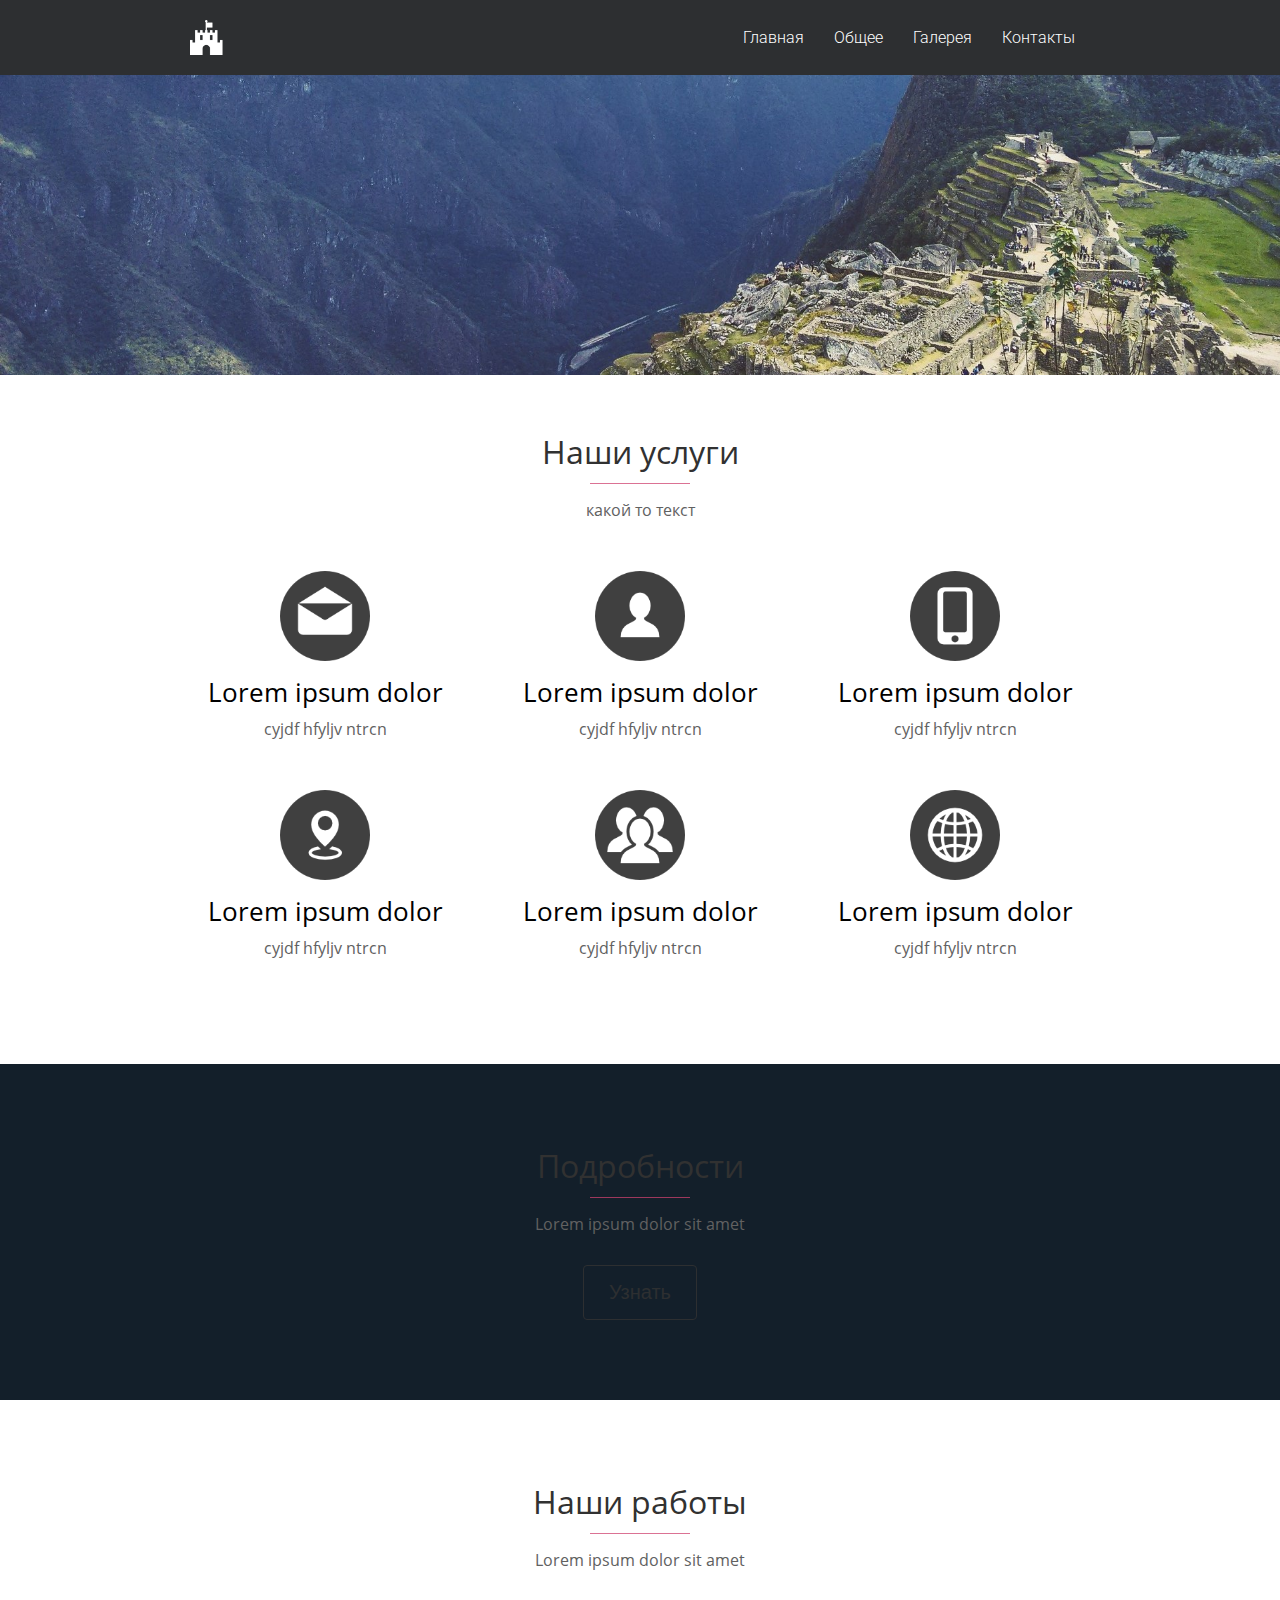
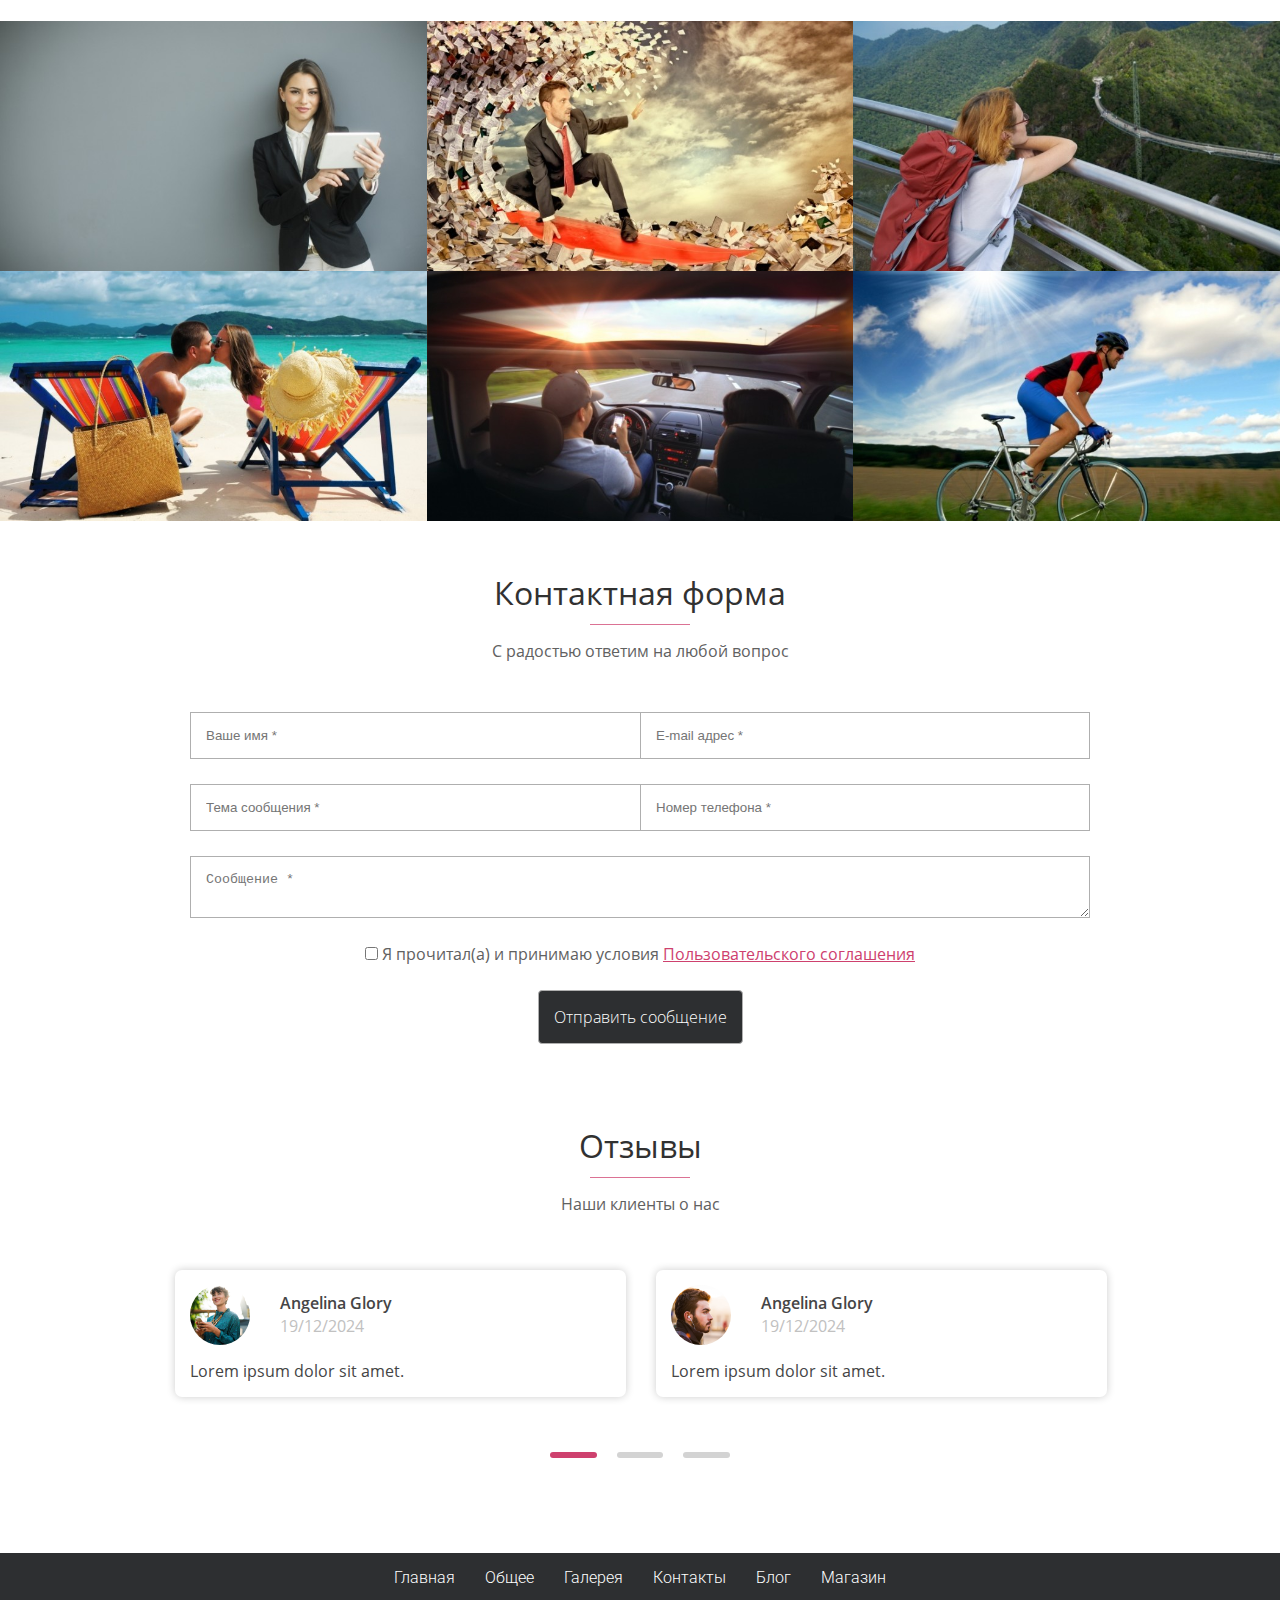
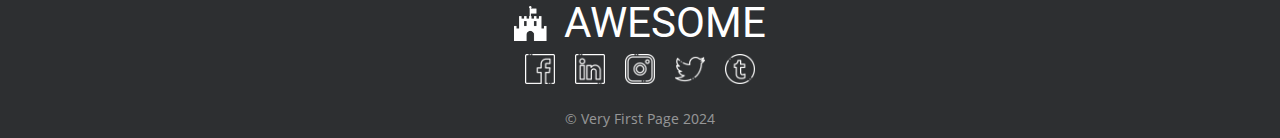
<file: index.html>
<!DOCTYPE html>
<html lang="ru" dir="ltr">
<head>
  <meta name="viewport" content="width=device-width, initial-scale=1">
  <meta charset="UTF-8">
  <title>index</title>
  <link rel="stylesheet" type="text/css" href="css/style.css">
  <link rel="stylesheet" type="text/css" href="css/fonts.css">
  <link href="https://fonts.googleapis.com/css?family=Roboto:300,400,500&display=swap&subset=cyrillic" rel="stylesheet">
  <script src="js/script.js"></script>
  <script src="https://code.jquery.com/jquery-3.5.1.min.js"></script>
  <script src="js/script.js"></script>
  <script src="js/popup.js"></script>
  </head>
  <body>
    <header>
      <nav>
        <img src="img\fort-icon.png" alt="Меню">
        <ul class="menu" id="myTopnav">
          <li><a href="#top" class="menu-element" data-link="top" title="На главную">Главная</a></li>
          <li><a href="#services" class="menu-element" data-link="services" title="Об услугах">Общее</a></li>
          <li><a href="#portfolio" class="menu-element" data-link="portfolio" title="Фотогаллерея">Галерея</a></li>
          <li><a href="contacts.html" class="menu-element" data-link="contact" title="Контактные данные">Контакты</a></li>
        </ul>
          <div id="hamburger" class="icon">&#9776;</div>
      </nav>
      </header>
      <main>
          <section id="top">
            <img class="top-image" src="img/07.jpg" alt="Обложка страницы">
          </section>
        <section class="services" id="services">
          <h1 class="main-title">Наши услуги</h1>
          <div class="delimiter"> </div>
            <p class="main-title-description">какой то текст</p>
            <div class="services-container">
              <div class="container-row">
                <div class="row-item">
                  <img class="item-img" src="img/icon-1.png" alt="">
                    <h2>Lorem ipsum dolor</h2>
                    <p>cyjdf hfyljv ntrcn</p>
                  </div>
                  <div class="row-item">
                    <img class="item-img" src="img/icon-2.png" alt="">
                      <h2>Lorem ipsum dolor</h2>
                      <p>cyjdf hfyljv ntrcn</p>
                    </div>
                    <div class="row-item">
                      <img class="item-img" src="img/icon-3.png" alt="">
                        <h2>Lorem ipsum dolor</h2>
                        <p>cyjdf hfyljv ntrcn</p>
                      </div>
                      <div class="row-item">
                        <img class="item-img" src="img/icon-4.png" alt="">
                          <h2>Lorem ipsum dolor</h2>
                          <p>cyjdf hfyljv ntrcn</p>
                        </div>
                        <div class="row-item">
                          <img class="item-img" src="img/icon-5.png" alt="">
                            <h2>Lorem ipsum dolor</h2>
                            <p>cyjdf hfyljv ntrcn</p>
                          </div>
                          <div class="row-item">
                            <img class="item-img" src="img/icon-6.png" alt="">
                              <h2>Lorem ipsum dolor</h2>
                              <p>cyjdf hfyljv ntrcn</p>
                            </div>
                </div>
              </div>
          </section>
          <section class="overlay" style="background-attachment: fixed">
            <div class="black-back"></div>
            <h2 class="main-title">Подробности</h2>
            <div class="delimiter"></div>
            <p class="main-title-description">Lorem ipsum dolor sit amet</p>
            <button class="common-button" type="button" name="button">Узнать</button>
          </section>
          <section class="portfolio" id="portfolio">
            <h2 class="main-title">Наши работы</h2>
              <div class="delimiter"></div>
              <p class="main-title-description">Lorem ipsum dolor sit amet</p>
              <div class="portfolio-container">
                <div class="portfolio-item" style="background-image: url('img/img01.jpg')" data-src="img/img01.jpg">
                  <div class="description-container">
                    <p class="portfolio-title">Lorum dolorum</p>
                    <p class="portfolio-description">
                      Duis aute irure dolor in reprehenderit in voluptate velit esse
                      cillum dolore eu fugiat nulla pariatur.
                    </p>
                  </div>
                </div>
                <div class="portfolio-item" style="background-image: url('img/img02.jpg')" data-src="img/img02.jpg">
                  <div class="description-container">
                    <p class="portfolio-title">Lorum dolorum</p>
                    <p class="portfolio-description">
                      Duis aute irure dolor in reprehenderit in voluptate velit esse
                      cillum dolore eu fugiat nulla pariatur.
                    </p>
                  </div>
                </div>
                <div class="portfolio-item" style="background-image: url('img/img03.jpg')" data-src="img/img03.jpg">
                  <div class="description-container">
                    <p class="portfolio-title">Lorum dolorum</p>
                    <p class="portfolio-description">
                      Duis aute irure dolor in reprehenderit in voluptate velit esse
                      cillum dolore eu fugiat nulla pariatur.
                    </p>
                  </div>
                </div>
                <div class="portfolio-item" style="background-image: url('img/img04.jpg')" data-src="img/img04.jpg">
                  <div class="description-container">
                    <p class="portfolio-title">Lorum dolorum</p>
                    <p class="portfolio-description">
                      Duis aute irure dolor in reprehenderit in voluptate velit esse
                      cillum dolore eu fugiat nulla pariatur.
                    </p>
                  </div>
                </div>
                <div class="portfolio-item" style="background-image: url('img/img05.jpg')" data-src="img/img05.jpg">
                  <div class="description-container">
                    <p class="portfolio-title">Lorum dolorum</p>
                    <p class="portfolio-description">
                      Duis aute irure dolor in reprehenderit in voluptate velit esse
                      cillum dolore eu fugiat nulla pariatur.
                    </p>
                  </div>
                </div>
                <div class="portfolio-item" style="background-image: url('img/img06.jpg')" data-src="img/img06.jpg">
                  <div class="description-container">
                    <p class="portfolio-title">Lorum dolorum</p>
                    <p class="portfolio-description">
                      Duis aute irure dolor in reprehenderit in voluptate velit esse
                      cillum dolore eu fugiat nulla pariatur.
                    </p>
                  </div>
                </div>
              </div>
          </section>
          <section class="contact" id="contact">
            <h2 class="main-title">Контактная форма</h2>
              <div class="delimiter"></div>
                <p class="main-title-description">С радостью ответим на любой вопрос</p>
                <form id="contactform" method="post" action="contact.php" class="contact-form">
                  <input name="name" type="text" class="col" placeholder="Ваше имя *"required>
                  <input name="email" type="email" class="col" placeholder="E-mail адрес *"required>
                  <input name="theme" type="text" class="col" placeholder="Тема сообщения *">
                  <input name="phone" type="tel" class="col" placeholder="Номер телефона *">
                  <textarea name="name" type="text" class="row-col" placeholder="Сообщение *"required></textarea>
                  <span class="row-col check">
                    <input id="accept" type="checkbox" class="" required>
                    <label for="accept"> Я прочитал(а) и принимаю условия
                      <a href="#">Пользовательского соглашения</a></label>
                    </span>
                  <input type="submit" id="submit" class="submit btn" value="Отправить сообщение">
                </form>
              </div>
          </section>
          <section class="testimonials">
            <h1 class="main-title">Отзывы</h1>
            <div class="delimiter"></div>
            <p class="main-title-description">Наши клиенты о нас</p>
            <div class="testimonials-container">
              <div class="testimonials-inner">
                <div class="testimonials-card">
                  <div class="card-row">
                  <img class="card-img" src="img/testimonials/01.jpg" alt="">
                    <div class="card-head">
                      <h4>Angelina Glory</h4>
                      <span>19/12/2024</span>
                    </div>
                  </div>
                  <p>Lorem ipsum dolor sit amet.</p>
                  </div>
                  <div class="testimonials-card">
                    <div class="card-row">
                    <img class="card-img" src="img/testimonials/02.jpg" alt="">
                      <div class="card-head">
                        <h4>Angelina Glory</h4>
                        <span>19/12/2024</span>
                      </div>
                    </div>
                    <p>Lorem ipsum dolor sit amet.</p>
                    </div>
                    <div class="testimonials-card">
                      <div class="card-row">
                      <img class="card-img" src="img/testimonials/03.jpg" alt="">
                        <div class="card-head">
                          <h4>Angelina Glory</h4>
                          <span>19/12/2024</span>
                        </div>
                      </div>
                      <p>Lorem ipsum dolor sit amet.</p>
                      </div>
                      <div class="testimonials-card">
                        <div class="card-row">
                        <img class="card-img" src="img/testimonials/04.jpg" alt="">
                          <div class="card-head">
                            <h4>Angelina Glory</h4>
                            <span>19/12/2024</span>
                          </div>
                        </div>
                        <p>Lorem ipsum dolor sit amet.</p>
                        </div>
                        <div class="testimonials-card">
                          <div class="card-row">
                          <img class="card-img" src="img/testimonials/05.jpg" alt="">
                            <div class="card-head">
                              <h4>Angelina Glory</h4>
                              <span>19/12/2024</span>
                            </div>
                          </div>
                          <p>Lorem ipsum dolor sit amet.</p>
                          </div>
                          <div class="testimonials-card">
                            <div class="card-row">
                            <img class="card-img" src="img/testimonials/06.jpg" alt="">
                              <div class="card-head">
                                <h4>Angelina Glory</h4>
                                <span>19/12/2024</span>
                              </div>
                            </div>
                            <p>Lorem ipsum dolor sit amet.</p>
                            </div>
                </div>
              </div>
              <div class="testimonials-controls">
                <div class="control-item active"></div>
                <div class="control-item"></div>
                <div class="control-item"></div>
              </div>
          </section>
        </main>
        <footer>
          <nav>
            <ul class="menu">
              <li>
                <a href="index.html" class="menu-element" title="На главную">Главная</a>
              </li>
              <li>
                <a href="#services" class="menu-element" data-link="services" title="Общая инофрмация">Общее</a>
              </li>
              <li>
                <a href="gallery.html" class="menu-element" title="Фотогаллерея">Галерея</a>
              </li>
              <li>
                 <a href="contacts.html" class="menu-element" title="Контактная информация">Контакты</a>
              </li>
              <li>
                 <a href="blog.html" class="menu-element" title="Блог">Блог</a>
              </li>
              <li>
                 <a href="shop.html" class="menu-element" title="Магазин">Магазин</a>
              </li>
            </ul>
          </nav>
            <div class="brand">
              <img src="img\fort-icon.png" alt="Логотип сайта">
              <span>AWESOME</span>
            </div>
            <div class="social">
              <a href="#" title="Facebook" target="_blank">
                <img class="social-img" src="img/social/001-facebook.png" alt="Facebook">
              </a>
              <a href="#" title="LinkedIn" target="_blank">
                <img class="social-img" src="img/social/004-linkedin.png" alt="LinkedIn">
              </a>
              <a href="#" title="Instagram" target="_blank">
                <img class="social-img" src="img/social/005-instagram.png" alt="Instagram">
              </a>
              <a href="#" title="Twitter" target="_blank">
                <img class="social-img" src="img/social/007-twitter.png" alt="Twitter">
              </a>
              <a href="#" title="Tumblr" target="_blank">
                <img class="social-img" src="img/social/010-tumblr.png" alt="Tumblr">
              </a>
            </div>
            <div class="copyright">© Very First Page 2024</div>
        </footer>
        </body>
        </html>
</file>
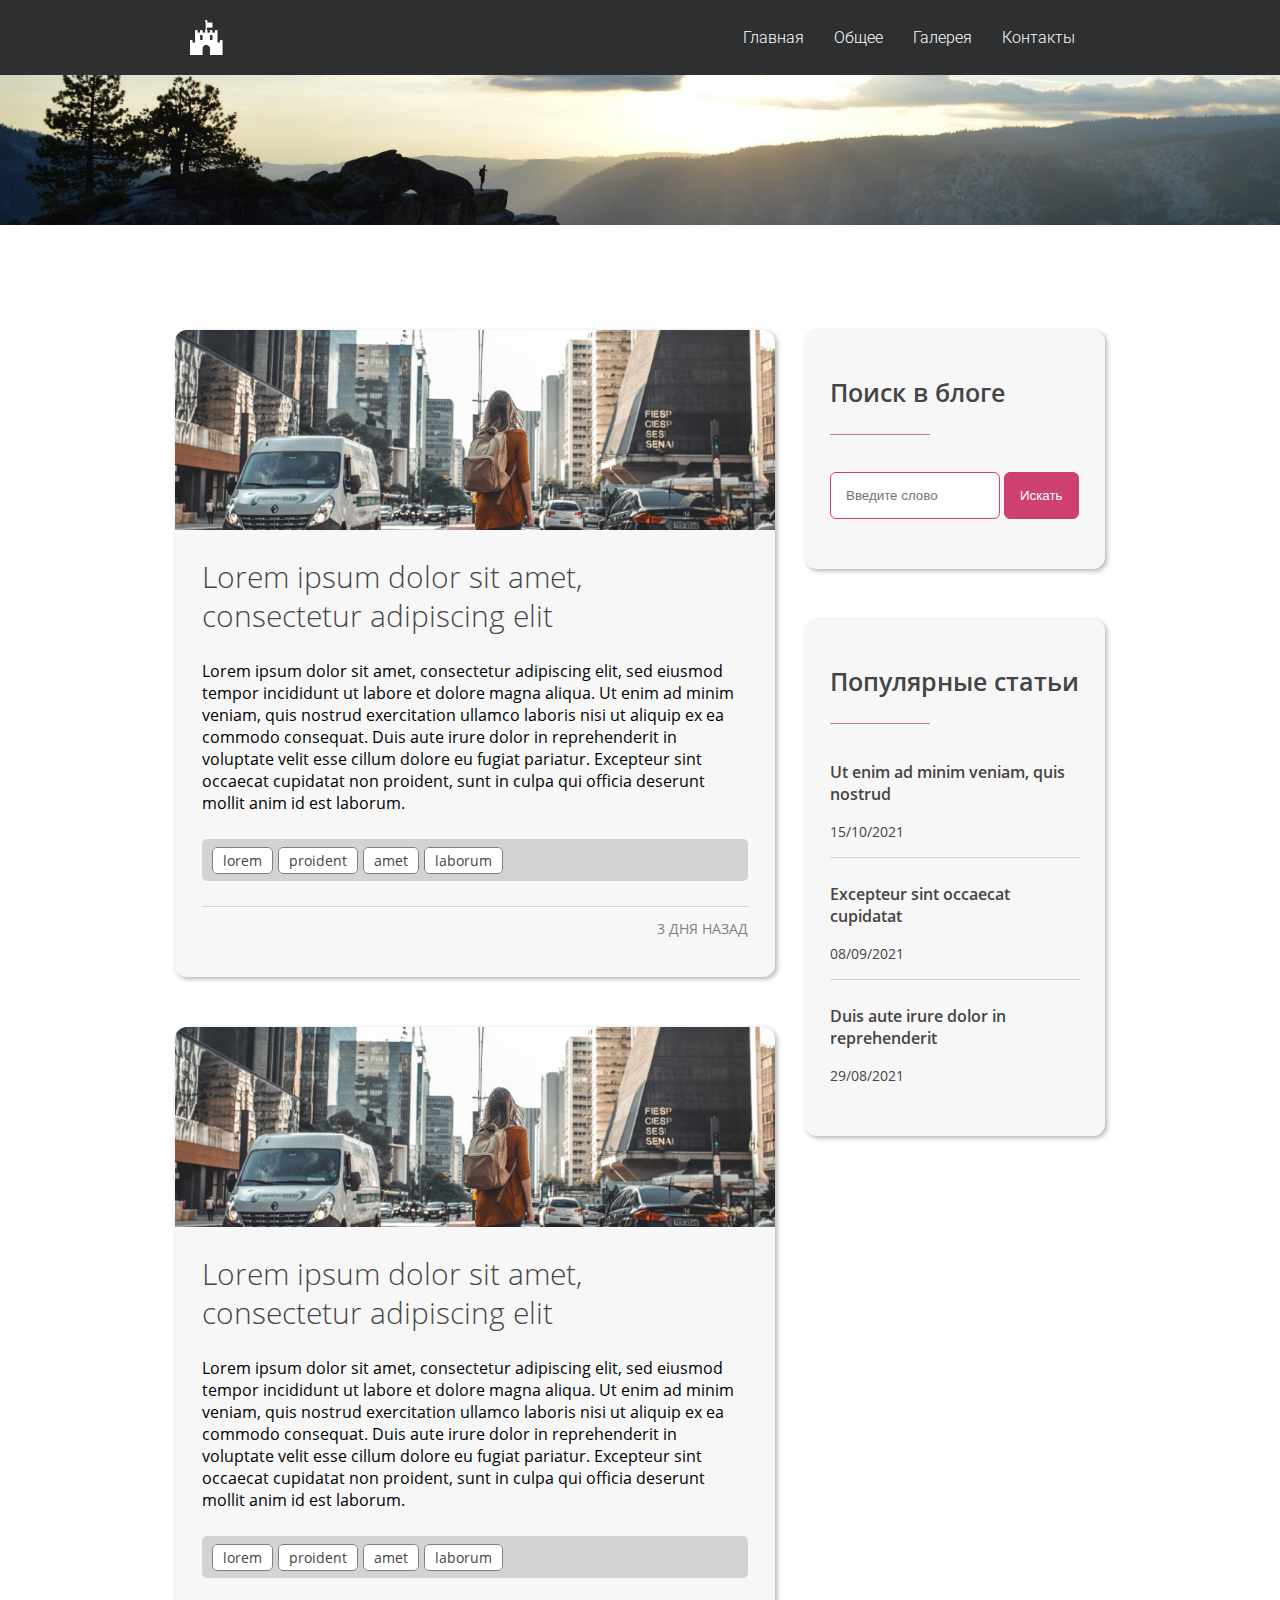
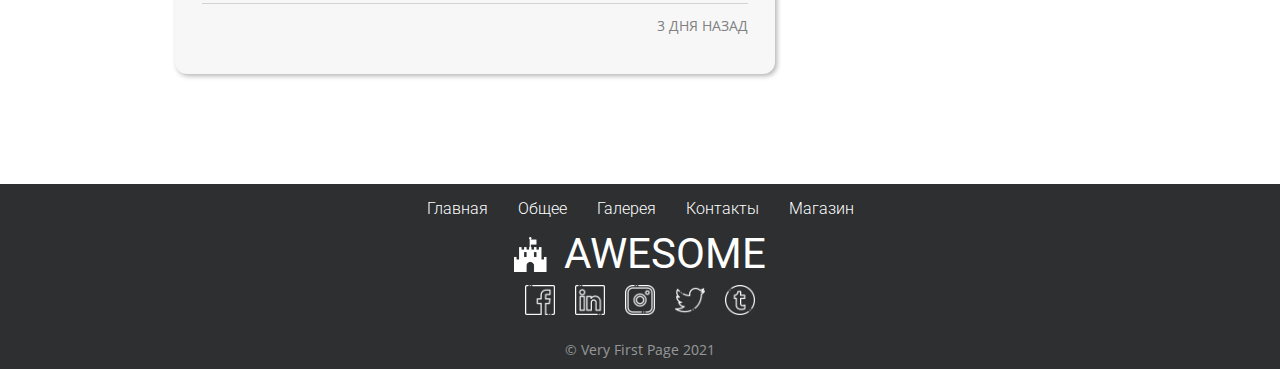
<file: blog.html>
<!DOCTYPE html>
<html lang="ru" dir="ltr">
<head>
  <meta name="viewport" content="width=device-width, initial-scale=1">
  <meta charset="UTF-8">
  <title>index</title>
  <link rel="stylesheet" type="text/css" href="css/style.css">
  <link rel="stylesheet" type="text/css" href="css/blog.css">
  <link rel="stylesheet" type="text/css" href="css/fonts.css">
  <link href="https://fonts.googleapis.com/css?family=Roboto:300,400,500&display=swap&subset=cyrillic" rel="stylesheet">
  <script src="js/script.js"></script>
  <script src="https://code.jquery.com/jquery-3.5.1.min.js"></script>
  <script src="js/script.js"></script>
  <script src="js/popup.js"></script>
  <script src="js/blog.js"></script>
  </head>
<body>
    <header>
        <nav id="myTopnav">
            <img src="img/fort-icon.png" alt="Логотип сайта">
            <ul>
              <li><a href="#top" class="menu-element" data-link="top" title="На главную">Главная</a></li>
              <li><a href="#services" class="menu-element" data-link="services" title="Об услугах">Общее</a></li>
              <li><a href="#portfolio" class="menu-element" data-link="portfolio" title="Фотогаллерея">Галерея</a></li>
              <li><a href="contacts.html" class="menu-element" data-link="contact" title="Контактные данные">Контакты</a></li>
                <div id="hamburger" class="icon">&#9776;</div>
            </ul>
        </nav>
    </header>
    <main>
        <section id="top">
            <img class="top-image top-image-sub" src="img/02.jpg" alt="Обложка страницы">
        </section>
        <article class="blog-article">
            <div class="blog-container">
                <!-- Запись в блоге -->
                <section class="blog-card">
                <div class="blog-header">
                <div class="blog-cover">
                  </div>
                  </div>
                  <div class="blog-body">
                    <div class="blog-title">
                      <h2>Lorem ipsum dolor sit amet, consectetur adipiscing elit</h2>
                    </div>
                    <div class="blog-text">
                    <p>Lorem ipsum dolor sit amet, consectetur adipiscing elit, sed eiusmod tempor incididunt ut labore et dolore magna aliqua. Ut enim ad minim veniam, quis nostrud exercitation ullamco laboris nisi ut aliquip ex ea commodo consequat. Duis aute irure dolor in reprehenderit in voluptate velit esse cillum dolore eu fugiat pariatur. Excepteur sint occaecat cupidatat non proident, sunt in culpa qui officia deserunt mollit anim id est laborum.</p>
                    </div>
                    <div class="blog-tags">
                      <ul>
                        <li><a href="#">lorem</a></li>
                        <li><a href="#">proident</a></li>
                        <li><a href="#">amet</a></li>
                        <li><a href="#">laborum</a></li>
                      </ul>
                    </div>
                    <div class="blog-footer">
                      <div class="blog-published-date"> 3 дня назад
                      </div>
                    </div>
                  </div>
                </section>
                <section class="blog-card">
                <div class="blog-header">
                <div class="blog-cover">
                  </div>
                  </div>
                  <div class="blog-body">
                    <div class="blog-title">
                      <h2>Lorem ipsum dolor sit amet, consectetur adipiscing elit</h2>
                    </div>
                    <div class="blog-text">
                    <p>Lorem ipsum dolor sit amet, consectetur adipiscing elit, sed eiusmod tempor incididunt ut labore et dolore magna aliqua. Ut enim ad minim veniam, quis nostrud exercitation ullamco laboris nisi ut aliquip ex ea commodo consequat. Duis aute irure dolor in reprehenderit in voluptate velit esse cillum dolore eu fugiat pariatur. Excepteur sint occaecat cupidatat non proident, sunt in culpa qui officia deserunt mollit anim id est laborum.</p>
                    </div>
                    <div class="blog-tags">
                      <ul>
                        <li><a href="#">lorem</a></li>
                        <li><a href="#">proident</a></li>
                        <li><a href="#">amet</a></li>
                        <li><a href="#">laborum</a></li>
                      </ul>
                    </div>
                    <div class="blog-footer">
                      <div class="blog-published-date"> 3 дня назад
                      </div>
                    </div>
                  </div>
                </section>
            </div>

            <aside class="blog-aside">
              <div class="aside-search">
                <h3 class="search-title">Поиск в блоге</h3>
                <div class="search-delimiter"></div>
                <input class="search-text" type="search" name="search-text" value="" placeholder="Введите слово">
                <input class="search-do" type="submit" name="search-do" value="Искать">
              </div>
                <div class="aside-recent">
                  <h3 class="search-title">Популярные статьи</h3>
                  <div class="search-delimiter"></div>
                  <div class="recent-item">
                    <p>Ut enim ad minim veniam, quis nostrud</p>
                    <span>15/10/2021</span>
                  </div>
                  <div class="recent-item">
                    <p>Excepteur sint occaecat cupidatat</p>
                    <span>08/09/2021</span>
                  </div>
                  <div class="recent-item">
                    <p>Duis aute irure dolor in reprehenderit</p>
                    <span>29/08/2021</span>
                  </div>
                </div>
              </aside>

        </article>
    </main>
    <footer>
        <nav>
          <ul class="menu">
            <li>
              <a href="index.html" class="menu-element" title="На главную">Главная</a>
            </li>
            <li>
              <a href="#services" class="menu-element" data-link="services" title="Общая инофрмация">Общее</a>
            </li>
            <li>
              <a href="gallery.html" class="menu-element" title="Фотогаллерея">Галерея</a>
            </li>
            <li>
               <a href="contacts.html" class="menu-element" title="Контактные инофрмация">Контакты</a>
            </li>
            <li>
               <a href="shop.html" class="menu-element" title="Магазин">Магазин</a>
            </li>
          </ul>
        </nav>
            <div class="brand">
              <img src="img\fort-icon.png" alt="Логотип сайта">
              <span>AWESOME</span>
            </div>
            <div class="social">
              <a href="#" title="Facebook" target="_blank">
                <img class="social-img" src="img/social/001-facebook.png" alt="Facebook">
              </a>
              <a href="#" title="LinkedIn" target="_blank">
                <img class="social-img" src="img/social/004-linkedin.png" alt="LinkedIn">
              </a>
              <a href="#" title="Instagram" target="_blank">
                <img class="social-img" src="img/social/005-instagram.png" alt="Instagram">
              </a>
              <a href="#" title="Twitter" target="_blank">
                <img class="social-img" src="img/social/007-twitter.png" alt="Twitter">
              </a>
              <a href="#" title="Tumblr" target="_blank">
                <img class="social-img" src="img/social/010-tumblr.png" alt="Tumblr">
              </a>
            </div>
            <div class="copyright">© Very First Page 2021</div>
    </footer>
</body>
</file>
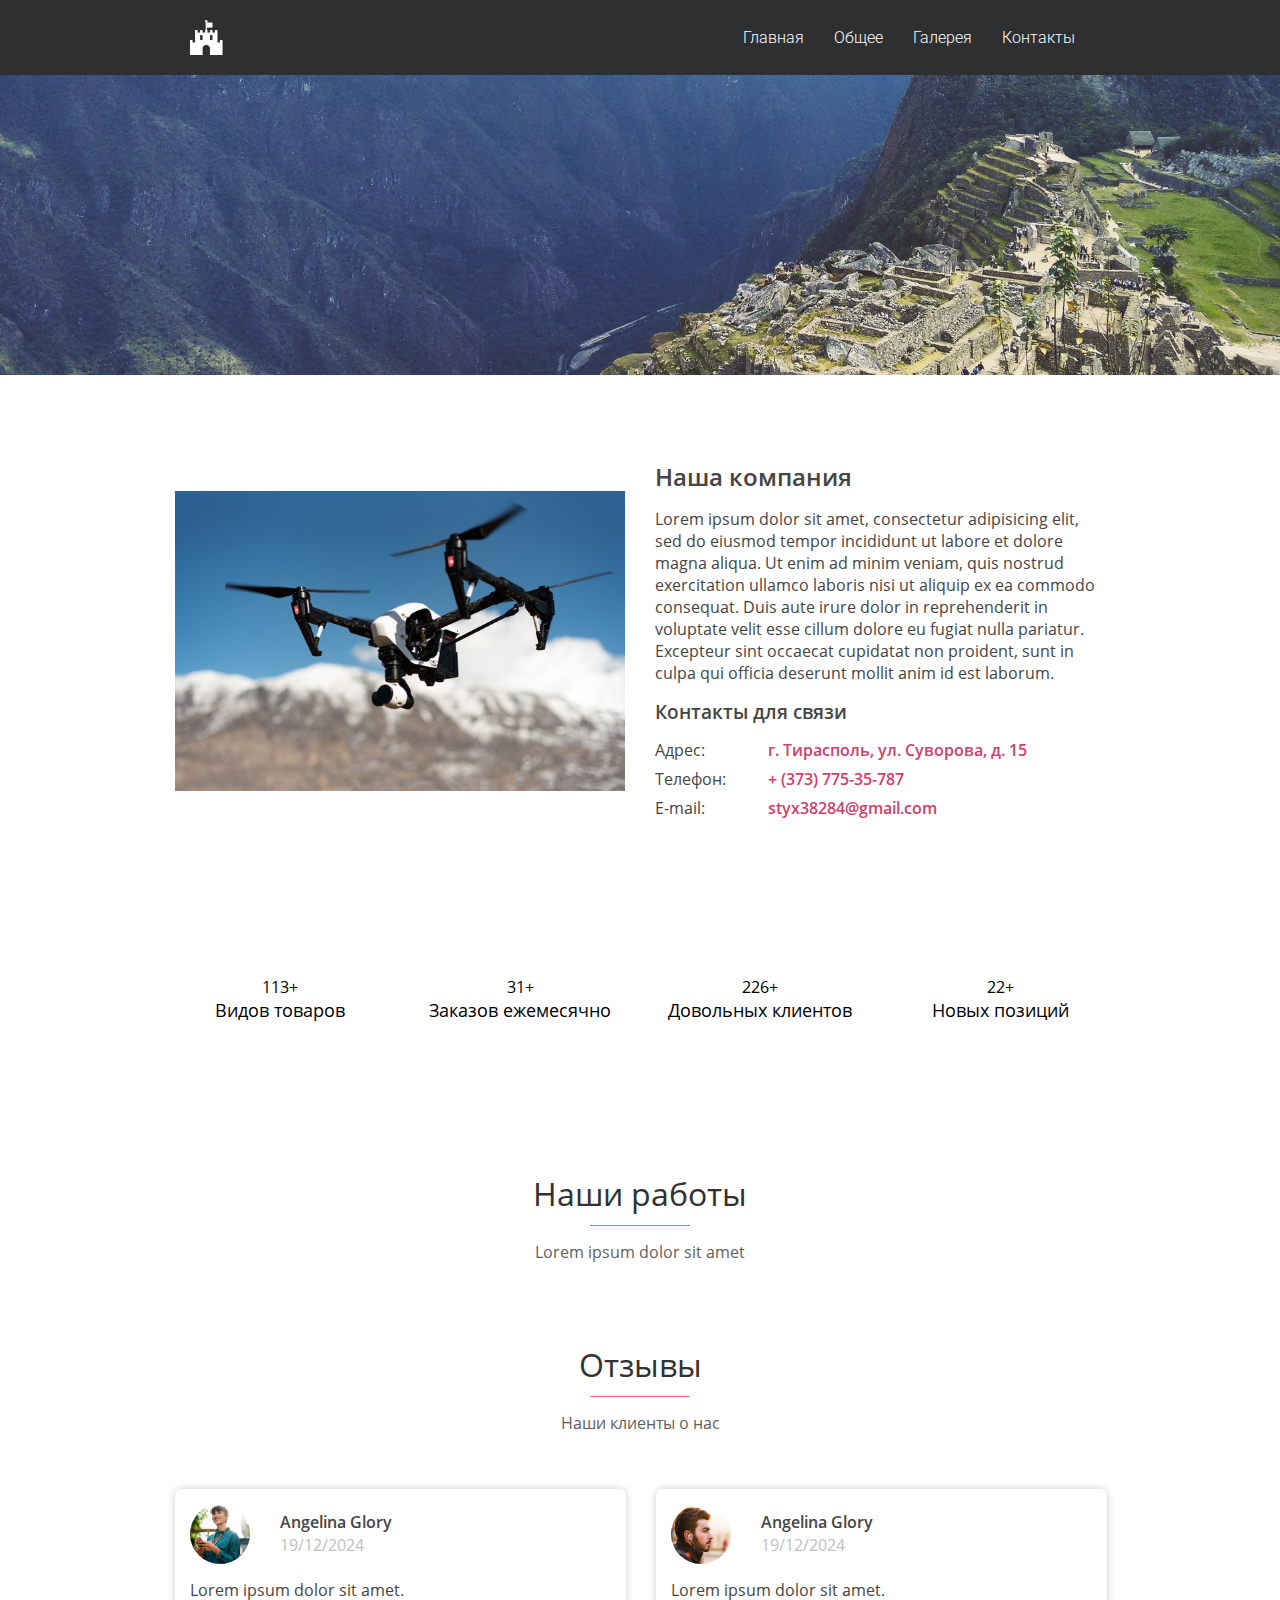
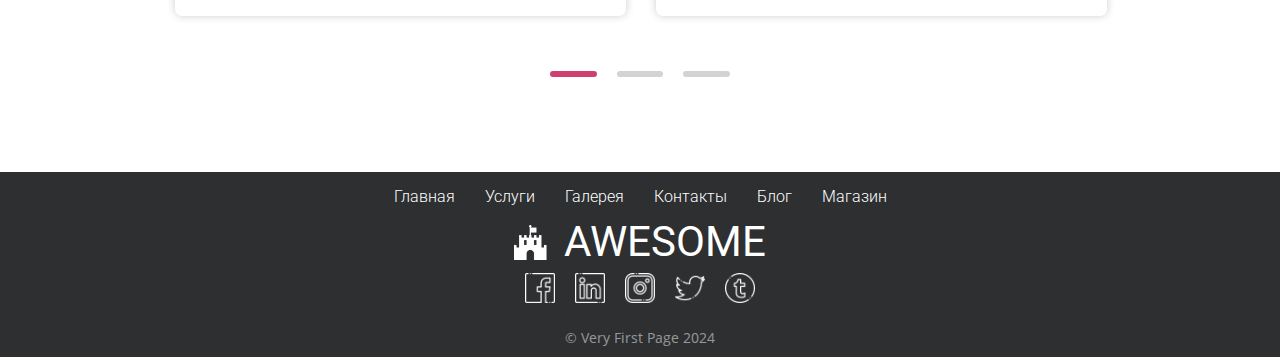
<file: contacts.html>
<!DOCTYPE html>
<html lang="ru" dir="ltr">
<head>
  <meta name="viewport" content="width=device-width, initial-scale=1">
  <meta charset="UTF-8">
  <title>index</title>
  <link rel="stylesheet" type="text/css" href="css/style.css">
  <link rel="stylesheet" type="text/css" href="css/fonts.css">
  <link href="https://fonts.googleapis.com/css?family=Roboto:300,400,500&display=swap&subset=cyrillic" rel="stylesheet">
  <script src="js/script.js"></script>
  <script src="https://code.jquery.com/jquery-3.5.1.min.js"></script>
  <script src="js/script.js"></script>
  <script src="js/popup.js"></script>
  <script src="js/counter.js"></script>
  </head>
  <body>
    <header>
      <nav>
        <img src="img\fort-icon.png" alt="Меню">
        <ul class="menu" id="myTopnav">
          <li><a href="#top" class="menu-element" data-link="top" title="На главную">Главная</a></li>
          <li><a href="#services" class="menu-element" data-link="services" title="Об услугах">Общее</a></li>
          <li><a href="#portfolio" class="menu-element" data-link="portfolio" title="Фотогаллерея">Галерея</a></li>
          <li><a href="contacts.html" class="menu-element" data-link="contact" title="Контактные данные">Контакты</a></li>
        </ul>
          <div id="hamburger" class="icon">&#9776;</div>
      </nav>
      </header>
      <main>
          <section id="top">
            <img class="top-image" src="img/07.jpg" alt="Обложка страницы">
          </section>
          <section class="about-us">
            <div class="about-container">
              <div class="about-row">
                <div class="about-column">
                  <div class="content-left">
                    <img src="img/img09.jpg" alt="О нас">
                  </div>
                </div>
                <div class="about-column">
                  <div class="content-right">
                    <h2>Наша компания</h2>
                    <p>Lorem ipsum dolor sit amet, consectetur adipisicing elit, sed do eiusmod tempor incididunt ut labore et dolore magna aliqua.
                     Ut enim ad minim veniam, quis nostrud exercitation ullamco laboris nisi ut aliquip ex ea commodo consequat.
                     Duis aute irure dolor in reprehenderit in voluptate velit esse cillum dolore eu fugiat nulla pariatur.
                     Excepteur sint occaecat cupidatat non proident, sunt in culpa qui officia deserunt mollit anim id est laborum.</p>
                     <h3>Контакты для связи</h3>
                     <div class="about-contact">
                       <span>Адрес:</span>
                       <span>г. Тирасполь, ул. Суворова, д. 15</span>
                     </div>
                     <div class="about-contact">
                       <span>Телефон:</span>
                       <span>+ (373) 775-35-787</span>
                     </div>
                     <div class="about-contact">
                       <span>E-mail:</span>
                       <span>styx38284@gmail.com</span>
                     </div>
                   </div>
                 </div>
               </div>
             </div>
          </section>
          <section class="our-achievement">
            <div class="achievement-container">
              <div class="achievement-row">
                <div class="achievement-column">
                  <div class="single-achievement"
                  <h3 class="counter">
                    <span id="secondo1" class="countup" data-end="1250">1250</span>+
                  </h3>
                  <p>Видов товаров</p>
                </div>
              </div>
              <div class="achievement-column">
                <div class="single-achievement"
                <h3 class="counter">
                  <span id="secondo2" class="countup" data-end="350">350</span>+
                </h3>
                <p>Заказов ежемесячно</p>
              </div>
            </div>
            <div class="achievement-column">
              <div class="single-achievement"
              <h3 class="counter">
                <span id="secondo3" class="countup" data-end="2500">2500</span>+
              </h3>
              <p>Довольных клиентов</p>
            </div>
          </div>
          <div class="achievement-column">
            <div class="single-achievement"
            <h3 class="counter">
              <span id="secondo4" class="countup" data-end="250">250</span>+
            </h3>
            <p>Новых позиций</p>
          </div>
        </div>
      </div>
    </div>
          </section>
          <section id="map">
            <h2 class="main-title">Наши работы</h2>
              <div class="delimiter"></div>
              <p class="main-title-description">Lorem ipsum dolor sit amet</p>
            <div class="map">
            <script type="text/javascript" charset="utf-8" async src="https://api-maps.yandex.ru/services/constructor/1.0/js/?um=constructor%3A4367fbe27d6e9e75638a54fe0d42d28fb6679c467293c7c603223791267beed7&amp;width=100%25&amp;height=500&amp;lang=ru_RU&amp;scroll=true"></script>
            </div>
          </section>
          <section class="testimonials">
            <h1 class="main-title">Отзывы</h1>
            <div class="delimiter"></div>
            <p class="main-title-description">Наши клиенты о нас</p>
            <div class="testimonials-container">
              <div class="testimonials-inner">
                <div class="testimonials-card">
                  <div class="card-row">
                  <img class="card-img" src="img/testimonials/01.jpg" alt="">
                    <div class="card-head">
                      <h4>Angelina Glory</h4>
                      <span>19/12/2024</span>
                    </div>
                  </div>
                  <p>Lorem ipsum dolor sit amet.</p>
                  </div>
                  <div class="testimonials-card">
                    <div class="card-row">
                    <img class="card-img" src="img/testimonials/02.jpg" alt="">
                      <div class="card-head">
                        <h4>Angelina Glory</h4>
                        <span>19/12/2024</span>
                      </div>
                    </div>
                    <p>Lorem ipsum dolor sit amet.</p>
                    </div>
                    <div class="testimonials-card">
                      <div class="card-row">
                      <img class="card-img" src="img/testimonials/03.jpg" alt="">
                        <div class="card-head">
                          <h4>Angelina Glory</h4>
                          <span>19/12/2024</span>
                        </div>
                      </div>
                      <p>Lorem ipsum dolor sit amet.</p>
                      </div>
                      <div class="testimonials-card">
                        <div class="card-row">
                        <img class="card-img" src="img/testimonials/04.jpg" alt="">
                          <div class="card-head">
                            <h4>Angelina Glory</h4>
                            <span>19/12/2024</span>
                          </div>
                        </div>
                        <p>Lorem ipsum dolor sit amet.</p>
                        </div>
                        <div class="testimonials-card">
                          <div class="card-row">
                          <img class="card-img" src="img/testimonials/05.jpg" alt="">
                            <div class="card-head">
                              <h4>Angelina Glory</h4>
                              <span>19/12/2024</span>
                            </div>
                          </div>
                          <p>Lorem ipsum dolor sit amet.</p>
                          </div>
                          <div class="testimonials-card">
                            <div class="card-row">
                            <img class="card-img" src="img/testimonials/06.jpg" alt="">
                              <div class="card-head">
                                <h4>Angelina Glory</h4>
                                <span>19/12/2024</span>
                              </div>
                            </div>
                            <p>Lorem ipsum dolor sit amet.</p>
                            </div>
                          </div>
                        </div>
                        <div class="testimonials-controls">
                          <div class="control-item active"></div>
                          <div class="control-item"></div>
                          <div class="control-item"></div>
                        </div>
          </section>
        </main>
        <footer>
          <nav>
            <ul class="menu">
              <li>
                <a href="index.html" data-link="top" title="На главную">Главная</a>
              </li>
              <li>
                <a href="services.html" class="menu-element"  title="Услуги">Услуги</a>
              </li>
              <li>
                <a href="gallery.html" class="menu-element" title="Фотогаллерея">Галерея</a>
              </li>
              <li>
                 <a href="contacts.html" class="menu-element" title="Контактные инофрмация">Контакты</a>
              </li>
              <li>
                 <a href="blog.html" class="menu-element" title="Блог сайта">Блог</a>
              </li>
              <li>
                 <a href="shop.html" class="menu-element" title="Магазин">Магазин</a>
              </li>
            </ul>
          </nav>
            <div class="brand">
              <img src="img\fort-icon.png" alt="Логотип сайта">
              <span>AWESOME</span>
            </div>
            <div class="social">
              <a href="#" title="Facebook" target="_blank">
                <img class="social-img" src="img/social/001-facebook.png" alt="Facebook">
              </a>
              <a href="#" title="LinkedIn" target="_blank">
                <img class="social-img" src="img/social/004-linkedin.png" alt="LinkedIn">
              </a>
              <a href="#" title="Instagram" target="_blank">
                <img class="social-img" src="img/social/005-instagram.png" alt="Instagram">
              </a>
              <a href="#" title="Twitter" target="_blank">
                <img class="social-img" src="img/social/007-twitter.png" alt="Twitter">
              </a>
              <a href="#" title="Tumblr" target="_blank">
                <img class="social-img" src="img/social/010-tumblr.png" alt="Tumblr">
              </a>
            </div>
            <div class="copyright">© Very First Page 2024</div>
        </footer>
        </body>
        </html>
</file>
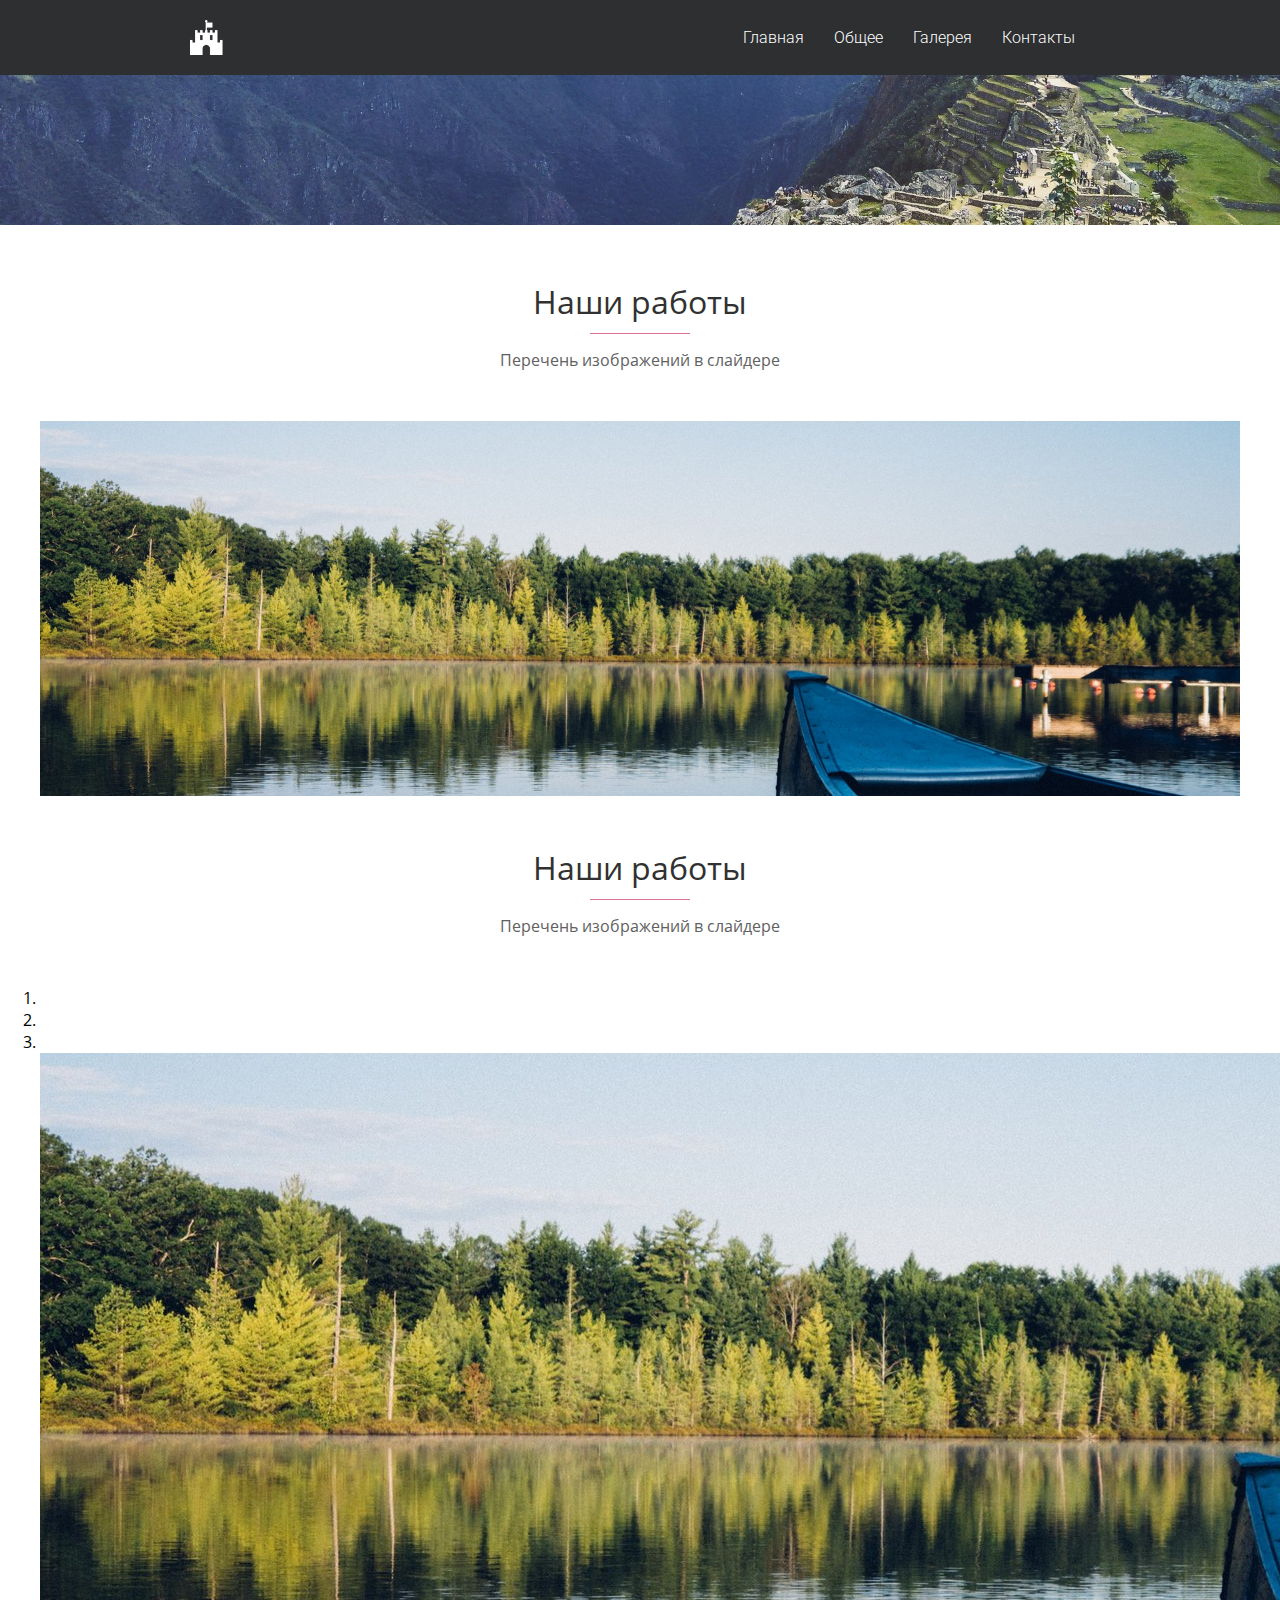
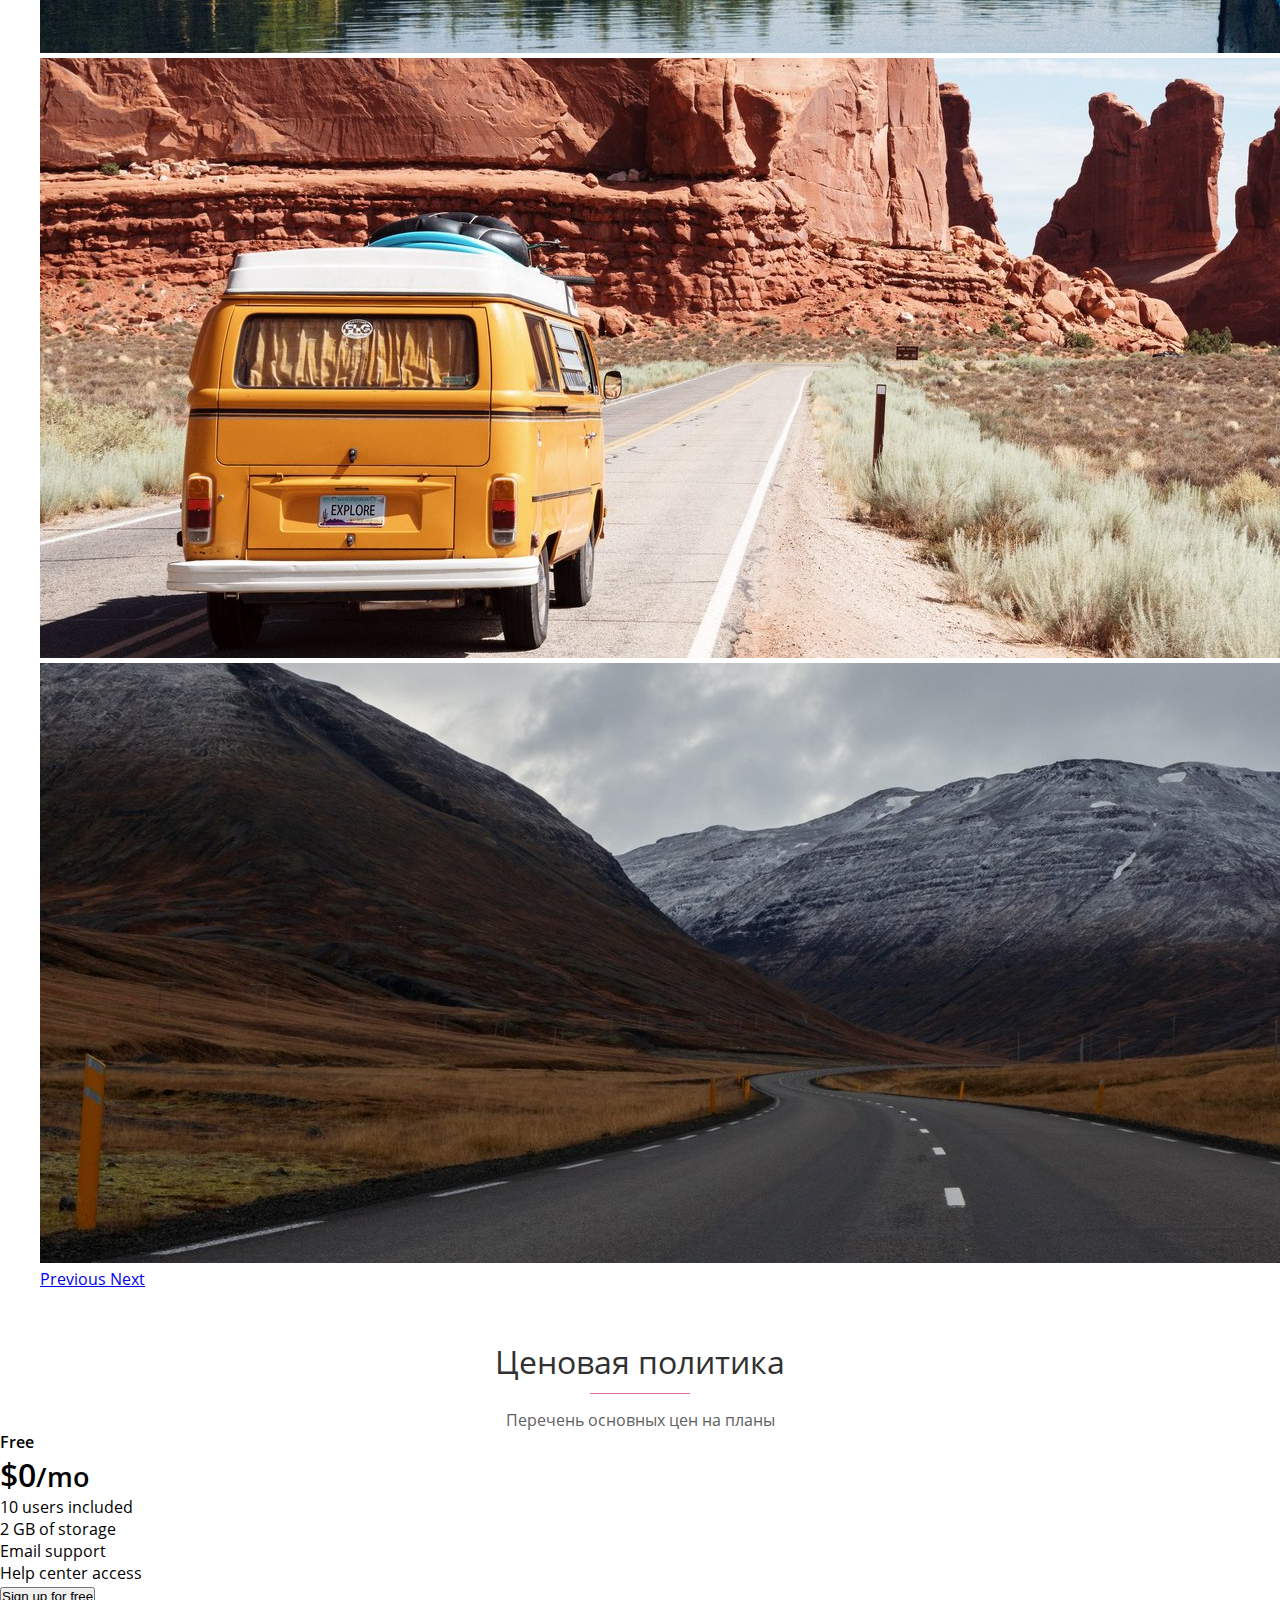
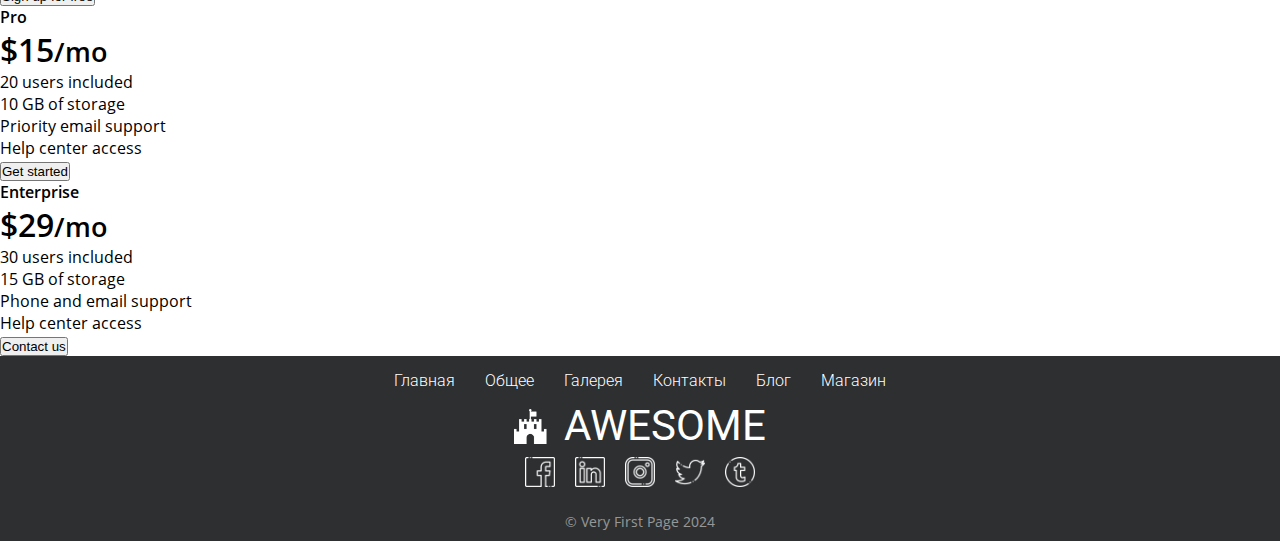
<file: gallery.html>
<!DOCTYPE html>
<html lang="ru" dir="ltr">
<head>
  <meta name="viewport" content="width=device-width, initial-scale=1">
  <meta charset="UTF-8">
  <title>index</title>
  <link rel="stylesheet" type="text/css" href="css/style.css">
  <link rel="stylesheet" type="text/css" href="css/fonts.css">
  <link rel="stylesheet" type="text/css" href="css/gallery.css">
  <link href="https://fonts.googleapis.com/css?family=Roboto:300,400,500&display=swap&subset=cyrillic" rel="stylesheet">
  <link href="https://stackpath.bootstrapcdn.com/bootstrap/5.0.0-alpha2/css/bootstrap.min.css" integrity="sha384-DhY6onE6f3zzKbjUPRc2hOzGAdEf4/Dz+WJwBvEYL/lkkIsI3ihufq9hk9K4lVoK" crossorigin="anonymous" rel="stylesheet">
  <script src="js/script.js"></script>
  <script src="https://code.jquery.com/jquery-3.5.1.min.js"></script>
  <script src="js/script.js"></script>
  <script src="js/popup.js"></script>
  <script src="js/slider.js"></script>
  </head>
  <body>
    <header>
      <nav>
        <img src="img\fort-icon.png" alt="Меню">
        <ul class="menu" id="myTopnav">
          <li><a href="#top" class="menu-element" data-link="top" title="На главную">Главная</a></li>
          <li><a href="#services" class="menu-element" data-link="services" title="Об услугах">Общее</a></li>
          <li><a href="#portfolio" class="menu-element" data-link="portfolio" title="Фотогаллерея">Галерея</a></li>
          <li><a href="contacts.html" class="menu-element" data-link="contact" title="Контактные данные">Контакты</a></li>
        </ul>
          <div id="hamburger" class="icon">&#9776;</div>
      </nav>
      </header>
      <main>
          <section id="top">
            <img class="top-image top-image-sub" src="img/07.jpg" alt="Обложка страницы">
          </section>
          <section class="slider-section">
            <h1 class="main-title">Наши работы</h1>
              <div class="delimiter"></div>
              <p class="main-title-description">Перечень изображений в слайдере</p>
              <div class="slider-container">
                <div class="slider-arrow left"></div>
                <div class="slider-arrow right"></div>
                <div class="slider-image"></div>
              </div>
          </section>
          <section class="slider-section">
    <h1 class="main-title">Наши работы</h1>
    <div class="delimiter"></div>
    <p class="main-title-description">Перечень изображений в слайдере</p>
    <div id="carouselExampleIndicators" class="carousel slide" data-ride="carousel">
      <ol class="carousel-indicators">
        <li data-target = "#carouselExampleIndicators" data-slide-to="0" class="active"></li>
        <li data-target = "#carouselExampleIndicators" data-slide-to="1"></li>
        <li data-target = "#carouselExampleIndicators" data-slide-to="2"></li>
        </ol>
        <div class="carousel-inner">
            <div class="carousel-item active">
                <img src="img/slider/bootstrap01.jpg" class="d-block w-100" alt="...">
            </div>
            <div class="carousel-item">
                <img src="img/slider/bootstrap02.jpg" class="d-block w-100" alt="...">
            </div>
            <div class="carousel-item">
                <img src="img/slider/bootstrap03.jpg" class="d-block w-100" alt="...">
            </div>
        </div>
        <a class="carousel-control-prev" href="#carouselExampleIndicators" role="button" data-slide="prev">
        <span class="carousel-control-prev-icon" aria-hidden="true"></span>
        <span class="visually-hidden">Previous</span>
        </a>
        <a class="carousel-control-next" href="#carouselExampleIndicators" role="button" data-slide="next">
        <span class="carousel-control-next-icon" aria-hidden="true"></span>
        <span class="visually-hidden">Next</span>
        </a>
    </div>
  </section>
<section class="container">
  <h1 class="main-title">Ценовая политика</h1>
  <div class="delimiter"></div>
  <p class="main-title-description">Перечень основных цен на планы</p>
  <div class="row row-cols-1 row-cols-md-3 mb-5 text-center">
      <div class="col">
        <div class="card mb-4 rounded-3 shadow-sm">
          <div class="card-header py-3">
            <h4 class="my-0 fw-normal">Free</h4>
          </div>
          <div class="card-body">
            <h1 class="card-title pricing-card-title">$0<small class="text-muted fw-light">/mo</small></h1>
            <ul class="list-unstyled mt-3 mb-4">
              <li>10 users included</li>
              <li>2 GB of storage</li>
              <li>Email support</li>
              <li>Help center access</li>
            </ul>
            <button type="button" class="w-100 btn btn-lg btn-outline-primary">Sign up for free</button>
          </div>
        </div>
      </div>
      <div class="col">
        <div class="card mb-4 rounded-3 shadow-sm">
          <div class="card-header py-3">
            <h4 class="my-0 fw-normal">Pro</h4>
          </div>
          <div class="card-body">
            <h1 class="card-title pricing-card-title">$15<small class="text-muted fw-light">/mo</small></h1>
            <ul class="list-unstyled mt-3 mb-4">
              <li>20 users included</li>
              <li>10 GB of storage</li>
              <li>Priority email support</li>
              <li>Help center access</li>
            </ul>
            <button type="button" class="w-100 btn btn-lg btn-primary">Get started</button>
          </div>
        </div>
      </div>
      <div class="col">
        <div class="card mb-4 rounded-3 shadow-sm border-primary">
          <div class="card-header py-3 text-white bg-primary border-primary">
            <h4 class="my-0 fw-normal">Enterprise</h4>
          </div>
          <div class="card-body">
            <h1 class="card-title pricing-card-title">$29<small class="text-muted fw-light">/mo</small></h1>
            <ul class="list-unstyled mt-3 mb-4">
              <li>30 users included</li>
              <li>15 GB of storage</li>
              <li>Phone and email support</li>
              <li>Help center access</li>
            </ul>
            <button type="button" class="w-100 btn btn-lg btn-primary">Contact us</button>
          </div>
        </div>
      </div>
    </div>
</section>
        </main>
        <footer>
          <nav>
            <ul class="menu">
              <li>
                <a href="index.html" class="menu-element" title="На главную">Главная</a>
              </li>
              <li>
                <a href="#services" class="menu-element" data-link="services" title="Общая инофрмация">Общее</a>
              </li>
              <li>
                <a href="gallery.html" class="menu-element" title="Фотогаллерея">Галерея</a>
              </li>
              <li>
                 <a href="contacts.html" class="menu-element" title="Контактные инофрмация">Контакты</a>
              </li>
              <li>
                 <a href="blog.html" class="menu-element" title="Блог">Блог</a>
              </li>
              <li>
                 <a href="shop.html" class="menu-element" title="Магазин">Магазин</a>
              </li>
            </ul>
          </nav>
            <div class="brand">
              <img src="img\fort-icon.png" alt="Логотип сайта">
              <span>AWESOME</span>
            </div>
            <div class="social">
              <a href="#" title="Facebook" target="_blank">
                <img class="social-img" src="img/social/001-facebook.png" alt="Facebook">
              </a>
              <a href="#" title="LinkedIn" target="_blank">
                <img class="social-img" src="img/social/004-linkedin.png" alt="LinkedIn">
              </a>
              <a href="#" title="Instagram" target="_blank">
                <img class="social-img" src="img/social/005-instagram.png" alt="Instagram">
              </a>
              <a href="#" title="Twitter" target="_blank">
                <img class="social-img" src="img/social/007-twitter.png" alt="Twitter">
              </a>
              <a href="#" title="Tumblr" target="_blank">
                <img class="social-img" src="img/social/010-tumblr.png" alt="Tumblr">
              </a>
            </div>
            <div class="copyright">© Very First Page 2024</div>
        </footer>
        <script src="https://stackpath.bootstrapcdn.com/bootstrap/5.0.0-alpha2/js/bootstrap.bundle.min.js" integrity="sha384BOsAfwzjNJHrJ8cZidOg56tcQWfp6y72vEJ8xQ9w6Quywb24iOsW913URv1IS4GD" crossorigin="anonymous"></script>
        </body>
        </html>
</file>
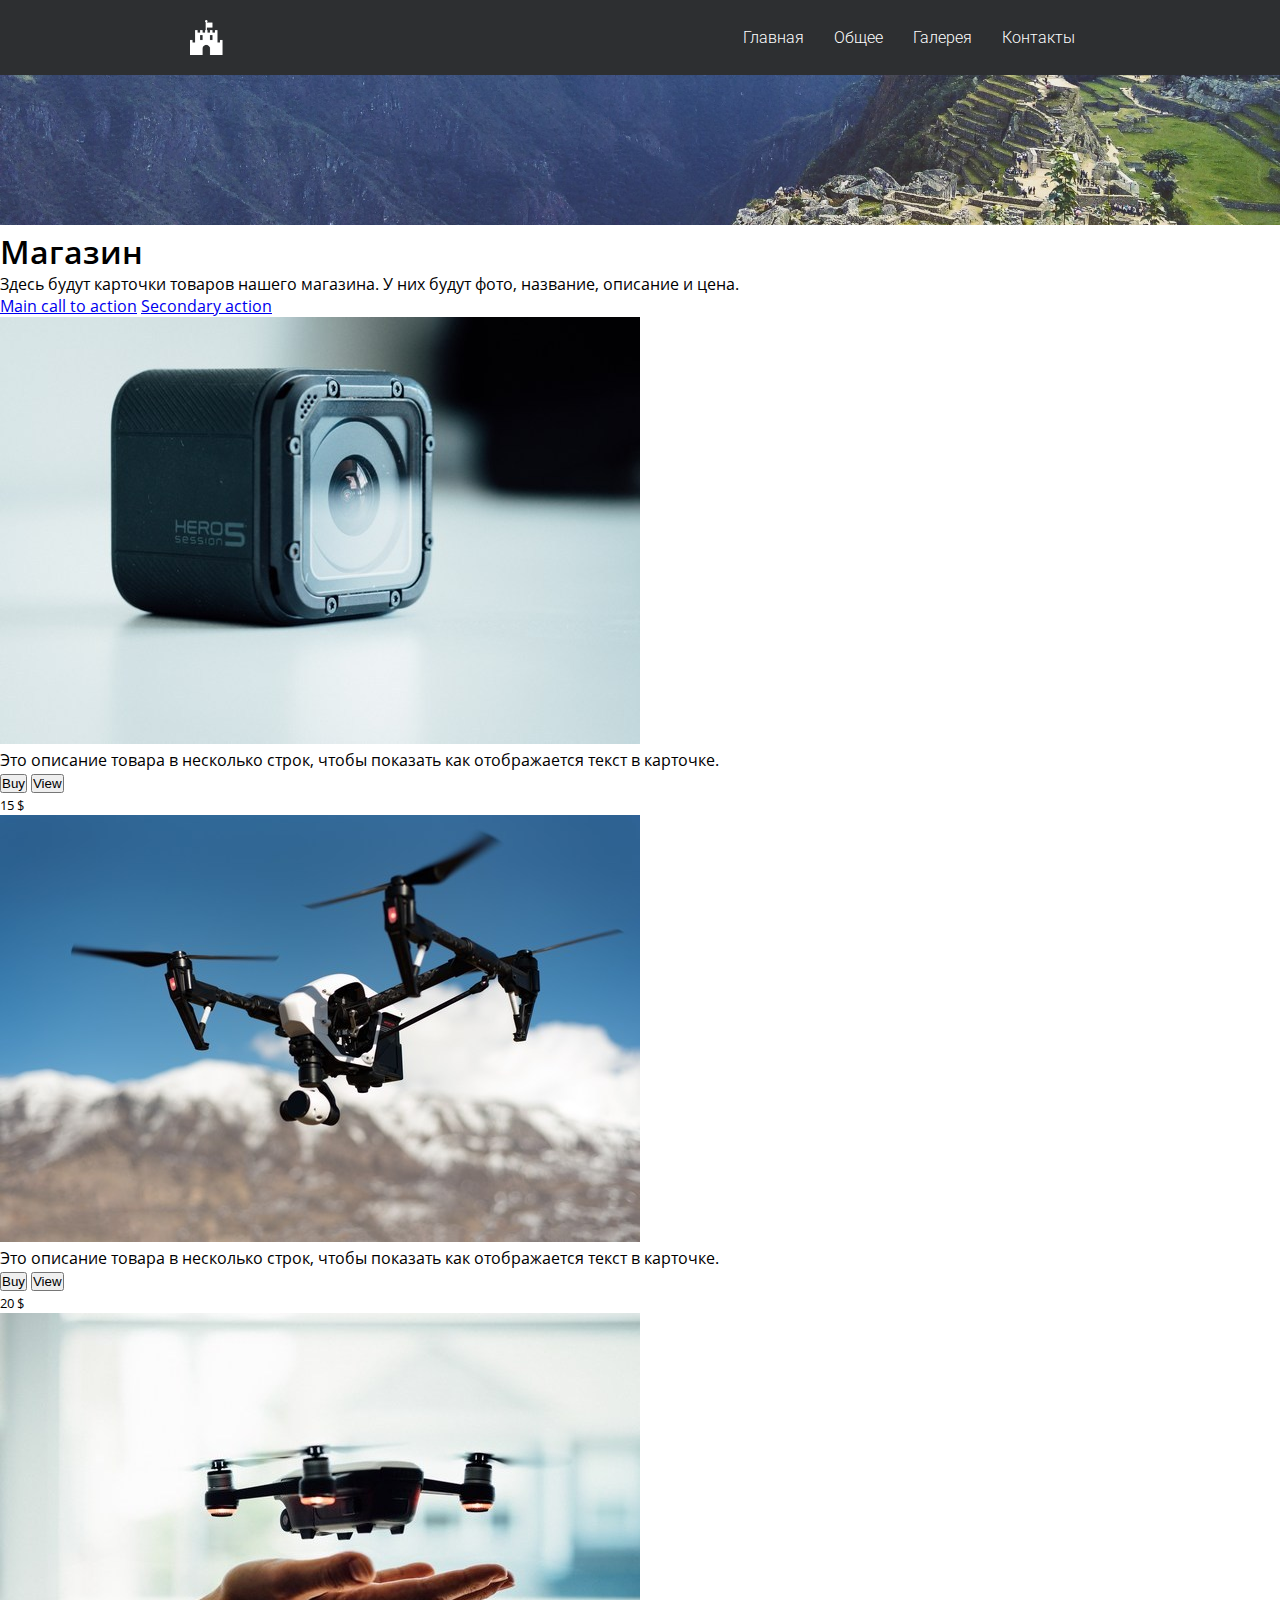
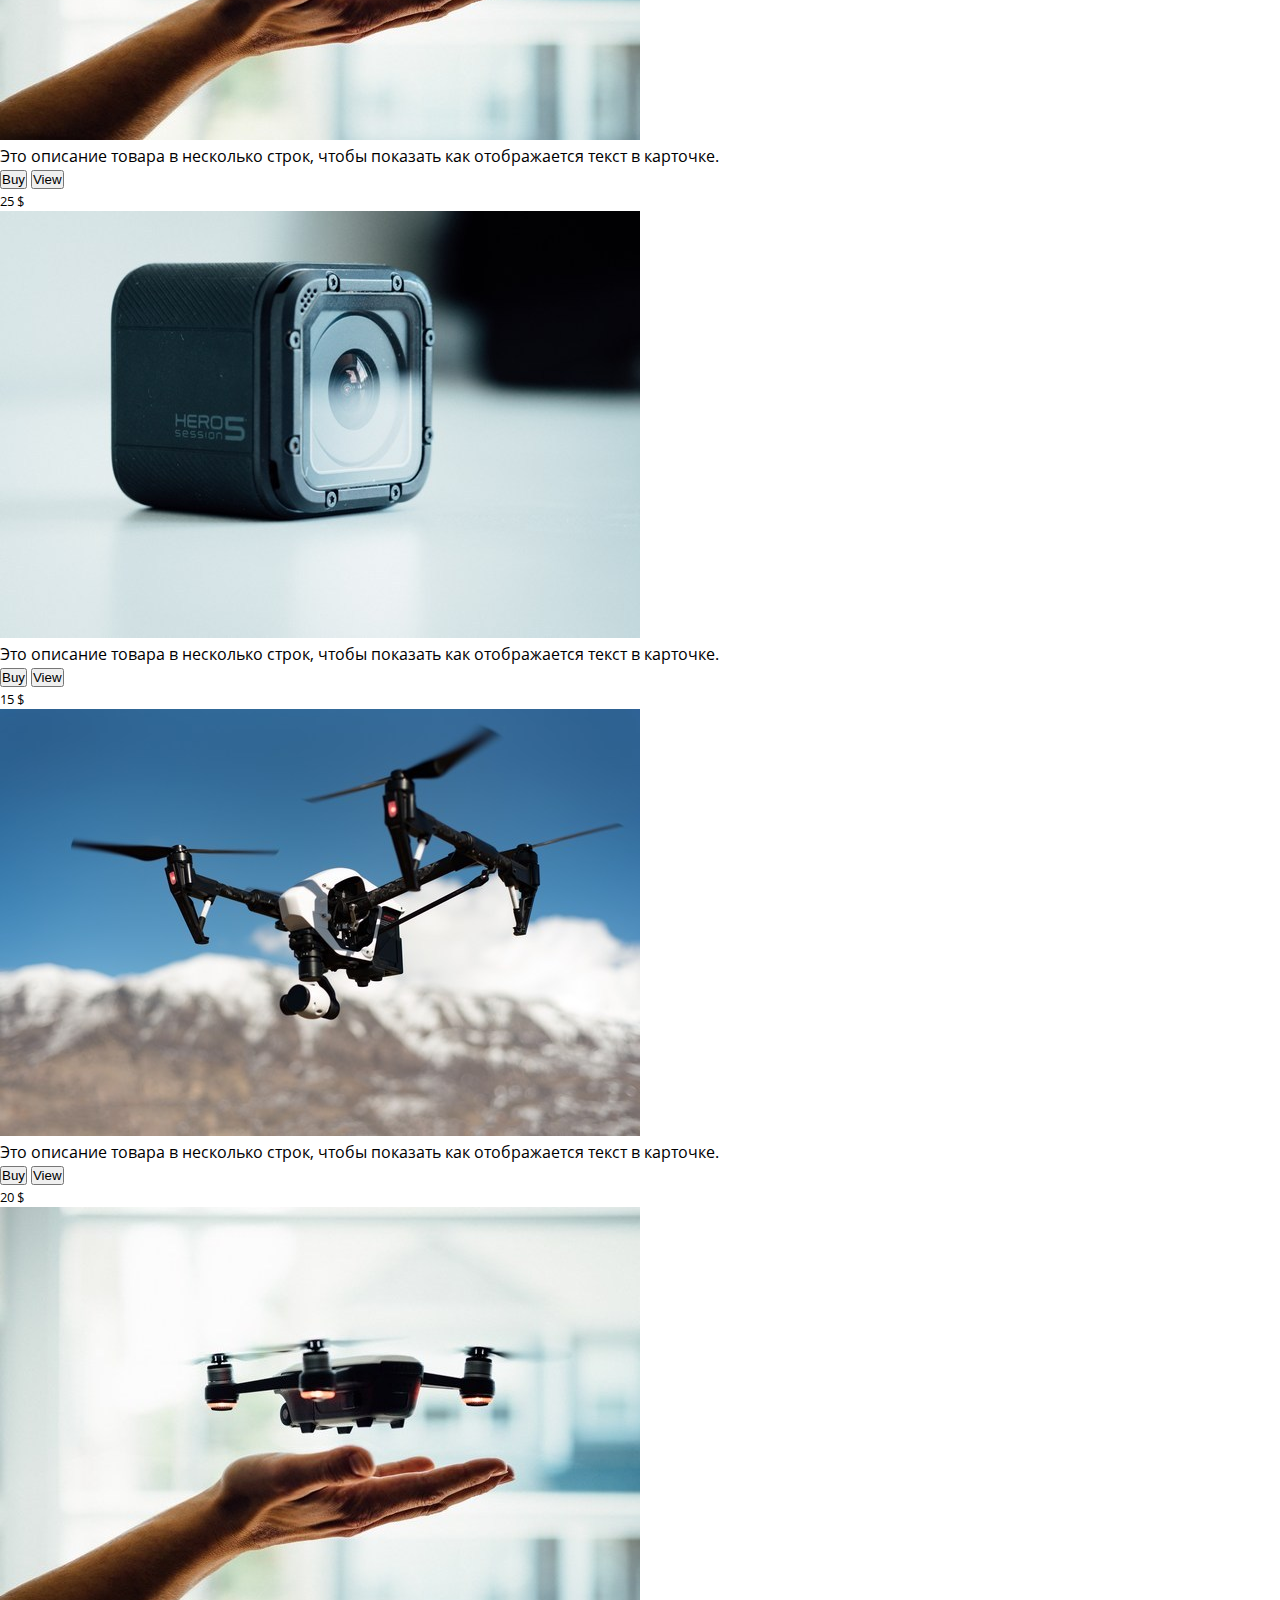
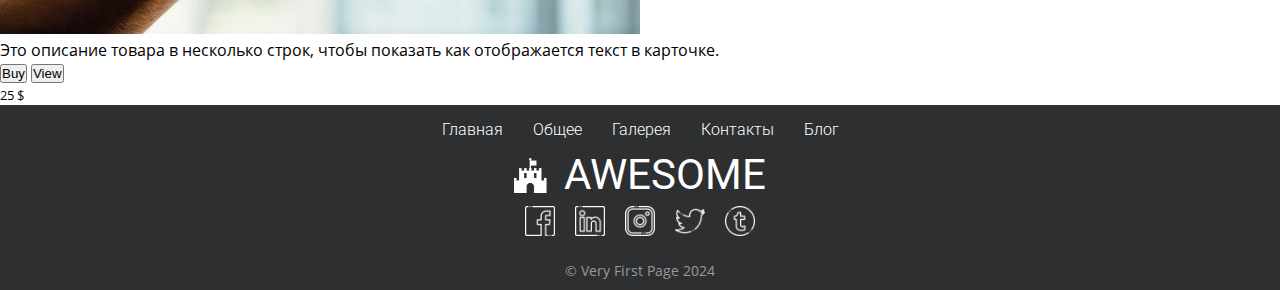
<file: shop.html>
<!DOCTYPE html>
<html lang="ru" dir="ltr">
<head>
  <meta name="viewport" content="width=device-width, initial-scale=1">
  <meta charset="UTF-8">
  <title>index</title>
  <link rel="stylesheet" type="text/css" href="css/style.css">
  <link rel="stylesheet" type="text/css" href="css/fonts.css">
  <link rel="stylesheet" type="text/css" href="css/gallery.css">
  <link href="https://fonts.googleapis.com/css?family=Roboto:300,400,500&display=swap&subset=cyrillic" rel="stylesheet">
  <link href="https://stackpath.bootstrapcdn.com/bootstrap/5.0.0-alpha2/css/bootstrap.min.css" integrity="sha384-DhY6onE6f3zzKbjUPRc2hOzGAdEf4/Dz+WJwBvEYL/lkkIsI3ihufq9hk9K4lVoK" crossorigin="anonymous" rel="stylesheet">
  <script src="js/script.js"></script>
  <script src="https://code.jquery.com/jquery-3.5.1.min.js"></script>
  <script src="js/script.js"></script>
  <script src="js/popup.js"></script>
  <script src="js/slider.js"></script>
  </head>
  <body>
    <header>
      <nav>
        <img src="img\fort-icon.png" alt="Меню">
        <ul class="menu" id="myTopnav">
          <li><a href="#top" class="menu-element" data-link="top" title="На главную">Главная</a></li>
          <li><a href="#services" class="menu-element" data-link="services" title="Об услугах">Общее</a></li>
          <li><a href="#portfolio" class="menu-element" data-link="portfolio" title="Фотогаллерея">Галерея</a></li>
          <li><a href="contacts.html" class="menu-element" data-link="contact" title="Контактные данные">Контакты</a></li>
        </ul>
          <div id="hamburger" class="icon">&#9776;</div>
      </nav>
      </header>
      <main>
          <section id="top">
            <img class="top-image top-image-sub" src="img/07.jpg" alt="Обложка страницы">
          </section>
          <section class="py-5 text-center container">
            <div class="row py-lg-5">
              <div class="col-lg-6 col-md-8 mx-auto">
                <h1 class="font-weight-light">Магазин</h1>
                <p class="lead text-muted">Здесь будут карточки товаров нашего магазина. У них будут фото, название, описание и цена.</p>
                <p>
                  <a href="#" class="btn btn-primary my-2">Main call to action</a>
                  <a href="#" class="btn btn-secondary my-2">Secondary action</a>
                  </p>
                  </div>
                  </div>
            </section>
            <section class="album py-5 bg-light">
              <div class="container">
  <div class="row row-cols-1 row-cols-md-3 g-3">
    <!-- Карточка 1 -->
    <div class="col">
      <div class="card shadow-sm">
        <img class="w-100" alt="" src="img/shop/item1.jpg">
        <div class="card-body">
          <p class="card-text">
            Это описание товара в несколько строк, чтобы показать как отображается текст в карточке.
          </p>
          <div class="d-flex justify-content-between align-items-center">
            <div class="btn-group">
              <button type="button" class="btn btn-sm btn-outline-primary">Buy</button>
              <button type="button" class="btn btn-sm btn-outline-secondary">View</button>
            </div>
            <small class="text-muted">15 $</small>
          </div>
        </div>
      </div>
    </div>
    <!-- Карточка 2 -->
    <div class="col">
      <div class="card shadow-sm">
        <img class="w-100" alt="" src="img/shop/item2.jpg">
        <div class="card-body">
          <p class="card-text">
            Это описание товара в несколько строк, чтобы показать как отображается текст в карточке.
          </p>
          <div class="d-flex justify-content-between align-items-center">
            <div class="btn-group">
              <button type="button" class="btn btn-sm btn-outline-primary">Buy</button>
              <button type="button" class="btn btn-sm btn-outline-secondary">View</button>
            </div>
            <small class="text-muted">20 $</small>
          </div>
        </div>
      </div>
    </div>
    <!-- Карточка 3 -->
    <div class="col">
      <div class="card shadow-sm">
        <img class="w-100" alt="" src="img/shop/item3.jpg">
        <div class="card-body">
          <p class="card-text">
            Это описание товара в несколько строк, чтобы показать как отображается текст в карточке.
          </p>
          <div class="d-flex justify-content-between align-items-center">
            <div class="btn-group">
              <button type="button" class="btn btn-sm btn-outline-primary">Buy</button>
              <button type="button" class="btn btn-sm btn-outline-secondary">View</button>
            </div>
            <small class="text-muted">25 $</small>
          </div>
        </div>
      </div>
    </div>
    <!-- Повторите для остальных карточек -->
  </div>
</div>
<div class="container">
  <div class="row row-cols-1 row-cols-md-3 g-3">
    <!-- Карточка 1 -->
    <div class="col">
      <div class="card shadow-sm">
        <img class="w-100" alt="" src="img/shop/item1.jpg">
        <div class="card-body">
          <p class="card-text">
            Это описание товара в несколько строк, чтобы показать как отображается текст в карточке.
          </p>
          <div class="d-flex justify-content-between align-items-center">
            <div class="btn-group">
              <button type="button" class="btn btn-sm btn-outline-primary">Buy</button>
              <button type="button" class="btn btn-sm btn-outline-secondary">View</button>
            </div>
            <small class="text-muted">15 $</small>
          </div>
        </div>
      </div>
    </div>
    <!-- Карточка 2 -->
    <div class="col">
      <div class="card shadow-sm">
        <img class="w-100" alt="" src="img/shop/item2.jpg">
        <div class="card-body">
          <p class="card-text">
            Это описание товара в несколько строк, чтобы показать как отображается текст в карточке.
          </p>
          <div class="d-flex justify-content-between align-items-center">
            <div class="btn-group">
              <button type="button" class="btn btn-sm btn-outline-primary">Buy</button>
              <button type="button" class="btn btn-sm btn-outline-secondary">View</button>
            </div>
            <small class="text-muted">20 $</small>
          </div>
        </div>
      </div>
    </div>
    <!-- Карточка 3 -->
    <div class="col">
      <div class="card shadow-sm">
        <img class="w-100" alt="" src="img/shop/item3.jpg">
        <div class="card-body">
          <p class="card-text">
            Это описание товара в несколько строк, чтобы показать как отображается текст в карточке.
          </p>
          <div class="d-flex justify-content-between align-items-center">
            <div class="btn-group">
              <button type="button" class="btn btn-sm btn-outline-primary">Buy</button>
              <button type="button" class="btn btn-sm btn-outline-secondary">View</button>
            </div>
            <small class="text-muted">25 $</small>
          </div>
        </div>
      </div>
    </div>
    <!-- Повторите для остальных карточек -->
  </div>
</div>
            </section>
        </main>
        <footer>
          <nav>
            <ul class="menu">
              <li>
                <a href="index.html" class="menu-element" title="На главную">Главная</a>
              </li>
              <li>
                <a href="#services" class="menu-element" data-link="services" title="Общая инофрмация">Общее</a>
              </li>
              <li>
                <a href="gallery.html" class="menu-element" title="Фотогаллерея">Галерея</a>
              </li>
              <li>
                 <a href="contacts.html" class="menu-element" title="Контактные инофрмация">Контакты</a>
              </li>
              <li>
                 <a href="blog.html" class="menu-element" title="Блог">Блог</a>
              </li>
            </ul>
          </nav>
            <div class="brand">
              <img src="img\fort-icon.png" alt="Логотип сайта">
              <span>AWESOME</span>
            </div>
            <div class="social">
              <a href="#" title="Facebook" target="_blank">
                <img class="social-img" src="img/social/001-facebook.png" alt="Facebook">
              </a>
              <a href="#" title="LinkedIn" target="_blank">
                <img class="social-img" src="img/social/004-linkedin.png" alt="LinkedIn">
              </a>
              <a href="#" title="Instagram" target="_blank">
                <img class="social-img" src="img/social/005-instagram.png" alt="Instagram">
              </a>
              <a href="#" title="Twitter" target="_blank">
                <img class="social-img" src="img/social/007-twitter.png" alt="Twitter">
              </a>
              <a href="#" title="Tumblr" target="_blank">
                <img class="social-img" src="img/social/010-tumblr.png" alt="Tumblr">
              </a>
            </div>
            <div class="copyright">© Very First Page 2024</div>
        </footer>
        <script src="https://stackpath.bootstrapcdn.com/bootstrap/5.0.0-alpha2/js/bootstrap.bundle.min.js" integrity="sha384BOsAfwzjNJHrJ8cZidOg56tcQWfp6y72vEJ8xQ9w6Quywb24iOsW913URv1IS4GD" crossorigin="anonymous"></script>
        </body>
        </html>
</file>
<file: css/style.css>
*{
margin: 0;
padding: 0;
box-sizing: border-box;
}
body {
  font-family: "OpenSans-Light", Helvetica, Arial, sans-serif;
}
header {
background: #2d2f31;
position: sticky;
top: 0;
z-index: 1;
}

header nav,
footer nav {
  display: flex;
  justify-content: space-between;
  max-width: 960px;
  margin: auto;
  padding: 0 30px;
}
header ul,
footer ul {
  font-family: "Roboto", "OpenSans-Light", Helvetica, Arial, sans-serif;
  font-weight: 300;
  display: flex;
  justify-content: flex-end;
  align-items: center;
  flex: 1;
}

header li,
footer li {
  display: inline-block;
  padding: 15px;
  color: #ffffff;
}

header nav img {
  width: 35px;
  padding: 20px 0;
}

header nav a,
footer nav a {
  color: #ffffff;
  text-decoration: none;
  border-bottom: 1px solid transparent;
  transition: border 250ms ease-in-out;
}

header nav a:hover,
footer nav a:hover {
  border-bottom: 1px solid #ffffff;
}

footer ul {
  justify-content: center;
}

.top-image { width: 100%; }
.top-image-sub {
  height: 150px;
  object-fit: cover;
}
.delimiter {
  width: 100px;
  margin: 10px auto 15px;
  height: 1px;
  background: rgba(206, 65, 110, 0.74);
}
.services {
  text-align: center;
  margin: 50px 0;
}
.main-title {
  text-align: center;
  font-size: 32px;
  font-weight: 400;
  color: #313131;
}
.main-title-description{
  color: #616161;
  text-align: center;
}
.services p {
  color: #616161;
}
.services-container{
  margin: 25px 0;
  display: flex;
  justify-content: center;
}
.container-row {
  text-align: center;
  max-width: 960px;
  margin: 0 auto;
  display: flex;
  justify-content: space-between;
  flex-wrap: wrap;
  padding: 0 30px;
}
.row-item {
  width: 30%;
  margin: 25px 0;
}
.row-item img {
  width: 90px;
  opacity: 0.75;
}
.row-item h2 {
  font-weight: 400;
  font-size: 26px;
  margin: 8px 0;
}

.icon {
  display: none;
}
.portfolio-container {
 margin: 50px 0;
 display: flex;
 flex-wrap: wrap;
}
.portfolio-item {
 background-size: cover;
 background-position: center;
 width: 33.33%;
 height: 250px;
 display: flex;
 align-items: center;
}
.description-container {
 padding: 20px;
 display: flex;
 flex-direction: column;
 justify-content: center;
 text-align: center;
 opacity: 0;
 height: 0;
 background: #2d2f31;
 transition: all 250ms ease-in-out;
}
.portfolio-item:hover .description-container {
 opacity: 0.8;
 height: 100%;
}
portfolio-title,
.portfolio-description {
 color: white;
}
.portfolio-title {
 font-weight: 400;
 font-size: 22px;
 margin-bottom: 5px;
}
.overlay {
  margin: 80px 0;
  padding: 80px 30px;
  background: #2d2f31 url('../img/02.jpg') no-repeat;
  background-size: cover;
  text-align: center;
  background-attachment: fixed;
  position: relative;
  z-index: 1;
}
.overlay::before {
  position: absolute;
  top: 0;
  left: 0;
  width: 100%;
  height: 100%;
  background: #081828;
  content: "";
  transition: all .4s ease;
  opacity: .7;
  z-index: -1;
}
.common-button {
  border: 1px solid #2d2f31;
  background-color: transparent;
  padding: 15px 25px;
  border-radius: 4px;
  color: #2d2f31;
  font-size: 20px;
  cursor: pointer;
  margin-top: 30px;
  transition: all 250ms ease;
}
.common-button:hover {
  color: #ffffff;
  background-color: #2d2f31;
}
.black-back .common-button {
  border-color: rgba(206, 65, 110, 0.74);
  color: #ce416e;
  }
  .black-back .common-button:hover {
    color: #ffffff;
    background-color: rgba(206, 65, 110, 0.74);
  }
  .black-back .main-title {
    color: #ffffff;
  }
  .black-back .main-title-description {
    color: #ffffff;
  }
  @media screen and (max-width: 992px) {
    .row-item {
      width: 45%;
    }
    .icon {
      display: flex;
      margin: auto 0;
      color: white;
      padding: 5px 10px;
      cursor: pointer;
      border: 1px solid white;
      border-radius: 4px;
      font-size: 20px;
    }
    header nav li {
      display: none;
      padding: 15px 0;
    }
    .portfolio-item {
      width: 50%;
    }
    header ul {
      position: absolute;
      left: 0;
      right: 0;
      background: #2d2f31;
      height: 0px;
      top: 57px;
      transition: all 250ms ease-in-out;
      flex-direction: column;
    }
    ul.responsive {
      height: 200px;
    }
    .responsive li {
      display: inline-block;
    }
    .about-container {
      max-width: 450px;
    }
    .about-row {
      flex-direction: column;
    }
    .about-column {
      width: 100%;
    }
    .content-left {
      margin-bottom: 25px;
    }
    .achievement-container {
      max-width: 450px;
    }
    .achievement-row {
      flex-direction: column;
      padding: 40px 0;
    }
    .achievement-column {
      width: 100%;
    }
    .single-achievement {
      margin: 20px 0;
    }
    .counter {
      font-size: 32px;
  }
  .testimonials {
    margin: 80px 0;
  }
  .testimonials-container {
    max-width: 760px;
  }
  .testimonials-card {
    width: 350px;
  }
}
  @media screen and (max-width: 768px) {
    .container-row {
      flex-direction: column;
    }
    .row-item {
      width: unset;
    }
    .testimonials-container {
      max-width: 550px;
    }
    .testimonials-card {
      width: 250px;
    }
  }
  @media screen and (max-width: 576px) {
   .portfolio-item { width: 100%; }
   .contact-form .col:nth-child(odd) {
     border: 1px solid #afafaf;
   }
   .contact-form .col {
     width: 100%;
     margin-bottom: 15px;
   }
   .contact-form .submit {
     font-size: 14px;
   }
   .testimonials-container {
     max-width: 100px;
     padding: 0 15px;
   }
   .testimonials-inner {
     transform: translateX(0px) !important;
     flex-direction: column;
   }
   .testimonials-card {
     width: auto;
   }
   .testimonials-controls {
     display: none;
   }
  }
.contact-form {
  max-width: 960px;
  padding: 0 30px;
  margin: 50px auto;
  display: flex;
  justify-content: space-around;
  flex-wrap: wrap;
}
.contact-form .col {
  width: 50%;
  margin-bottom: 25px;
}
.contact-form .col:nth-child(odd) {
  border-right: none;
}
.contact-form .row-col {
  width: 100%;
  margin-bottom: 25px;
}
.contact-form input,
.contact-form textarea {
  border: 1px solid #afafaf;
  padding: 15px;
}
.contact-form .submit {
  background: #2d2f31;
  color: #ffffff;
  font-size: 16px;
  font-weight: 300;
  font-family: inherit;
  border-radius: 4px;
  cursor: pointer;
  transition: all 250ms ease-in-out;
}
.contact-form .submit:hover {
  background: #4c4c4c;
}
.contact-form .submit:active {
  background: #2c3d4a;
}
.contact-form .check {
  color: #616161;
  text-align: center;
}
.contact-form .check a {
  color: #ce416e;
}
footer {
  background: #2d2f31;
  padding-bottom: 10px;
}
.brand {
  display: flex;
  justify-content: center;
  align-items: center;
}
.brand span {
font-size: 42px;
font-weight: 400;
color: white;
font-family: "Roboto", "OpenSans-Light", Helvetica, Arial, sans-serif;
line-height: 1;
margin-left: 15px;
}
.brand img {
  width: 35px;
}
.social {
  display: flex;
  justify-content: center;
}
.social a {
  margin: 10px;
}
.social img {
  width: 30px;
}
.copyright {
  font-size: 14px;
  margin-top: 10px;
  text-align: center;
  color: rgba(255, 255, 255, 0.5);
}
.popup-container {
  position: fixed;
  z-index: 2;
  background: rgba(0, 0, 0, 0.5);
  top: 0;
  right: 0;
  bottom: -1500px;
  left: 0
  display: flex;
  justify-content: center;
  align-items: center;
  transition: all 250ms ease;
}
.popup-container.ready{
  background: rgba(0, 0, 0, 0.5);
  bottom: 0;
}
.popup {
  background: white;
  border-radius: 10px;
  padding: 15px 15px 35px;
  max-width: 75%;
  box-shadow: 0 0 0px 10px rgba(0, 0, 0, 0.5);
  cursor: pointer;
}
.testimonials {
  margin: 80px;
}
.testimonials-container {
  max-width: 960px;
  margin: auto;
  overflow: hidden;
}
.testimonials-inner {
  display: flex;
  padding: 40px 0 25px;
  transition: transform 350ms easy-in-out;
}
.testimonials-card {
  box-shadow: 0 0 8px rgba(0, 0, 0, 0.2);
  width: 47%;
  flex-shrink: 0;
  margin: 15px;
  border-radius: 7px;
  padding: 15px;
  color: #454546;
}
.card-img {
  width: 60px;
  border-radius: 50%;
  margin-right: 30px;
}
.card-row {
  display: flex;
  margin-bottom: 15px;
  align-items: center;
}
.card-head span {
  line-height: 1.5em;
  color: #c1c1c1;
}
.testimonials-controls{
  display: flex;
  max-width: 200px;
  margin:auto;
}
.control-item {
  flex: 1;
  margin: 15px 10px;
  height: 6px;
  border-radius: 3px;
  transition: background-color 250ms ease;
  background: lightgray;
  cursor: pointer;
}
.control-item:hover {
  background-color: gray;
}
.control-item.active {
  cursor: default;
  background-color: #ce416e;
}
.about-us {
  color: #454546;
}
.about-container {
  max-width: 960px;
  margin: 80px auto;
}
.about-row {
  display: flex;
  align-items: center;
}
.about-column {
  width: 50%;
  padding: 0 15px;
}
.about-column img {
  width: 100%;
}
.about-us h2,
.about-us h3,
.about-us p {
  margin-bottom: 15px;
}
.about-contact {
  display: flex;
}
.about-contact span {
  margin-bottom: 7px;
}
.about-contact span:first-child {
flex: 1;
}
.about-contact span:last-child {
  color: #ce416e;
  font-weight: 600;
  flex: 3;
}
.achievement-container {
  max-width: 960px;
  margin: 80px auto;
}
.achievement-row {
  display: flex;
  align-items: center;
  padding: 70px 0;
}
.achievement-column {
  width: 25%;
  padding: 0 15px;
}
.single-achievement {
  text-align: center;
}
.single-achievement p {
  font-size: 18px;
}
.counter {
  font-size: 40px;
  font-weight: 600;
}
.countup {
  display: inline-block;
}
.map {
  margin: 50px 0;
}
.map .main-title-description {
  margin-bottom: 30px;
}
</file>
<file: css/fonts.css>
@font-face {
  font-family: "OpenSans-Light";
  src: url("../fonts/OpenSans-Light.ttf") format("truetype");
  font-style: normal;
  font-weight: 300;
}

@font-face {
  font-family: "OpenSans-Light";
  src: url("../fonts/OpenSans-Regular.ttf") format("truetype");
  font-style: normal;
  font-weight: 400;
}

@font-face {
  font-family: "OpenSans-Light";
  src: url("../fonts/OpenSans-Semibold.ttf") format("truetype");
  font-style: normal;
  font-weight: 600;
}
</file>
<file: css/blog.css>
.blog-article {
    display: flex;
    max-width: 960px;
    margin: 70px auto 30px;
}
.blog-container {
    flex: 2;
    padding: 30px 15px;
}
.blog-aside {
    flex: 1;
    padding: 30px 15px;
}
@media screen and (max-width: 992px) {
  .blog-container {
  max-width: 600px;
  flex-direction: column;
  }
}

@media screen and (max-width: 768px) {
}

@media screen and (max-width: 576px) {
  .aside-search,
  .aside-recent {
      background: #f7f7f7;
      box-shadow: 2px 2px 5px rgba(0, 0, 0, 0.3);
      border-radius: 12px;
      padding: 45px 25px 50px;
      margin-bottom: 50px;
  }
}
.blog-card {
    background: #f7f7f7;
    margin: 0 auto 50px;
    box-shadow: 2px 2px 5px rgba(0, 0, 0, 0.3);
    border-radius: 12px;
    overflow: hidden;
}
.blog-cover {
    background: lightgray url('../img/blog/blog02.jpg') center no-repeat;
    background-size: cover;
    height: 200px;
}
.blog-body {
    padding: 27px;
}
.blog-title {
    margin-bottom: 25px;
}
.blog-title h2 {
    font-weight: 100;
    font-size: 30px;
    line-height: 1.3em;
}
.blog-title {
    line-height: 1.5em;
    color: #464646;
}
.blog-tags ul {
    display: flex;
    justify-content: flex-start;
    list-style: none;
    background: lightgray;
    padding: 10px;
    border-radius: 5px;
    margin: 25px 0;
}
.blog-tags li {
    padding: 0 5px 0 0;
}
.blog-tags a {
    text-decoration: none;
    color: #464646;
    border: 1px solid gray;
    border-radius: 5px;
    padding: 3px 10px;
    font-size: 14px;
    background: white;
    transition: all 250ms ease;
    box-shadow: 2px 2px 5px rgba(0, 0, 0, 0);
}
.blog-tags a:hover {
    border: 1px solid #464646;
    box-shadow: 2px 2px 4px rgba(0, 0, 0, 0.2);
}
.blog-footer {
    border-top: 1px solid lightgray;
    padding: 12px 0;
    display: flex;
    justify-content: flex-end;
    text-transform: uppercase;
    font-size: 14px;
    font-weight: 400;
    color: gray;
}
.search-title {
    font-size: 25px;
    color: #454546;
}

.search-delimiter {
    width: 100px;
    margin: 25px 0 37px;
    height: 1px;
    background: rgba(206, 65, 110, 0.74);
}

.search-text, .search-do {
    border: 1px solid #ce416e;
    padding: 15px;
    border-radius: 6px;
}

.search-text {
    width: 170px;
}

.search-do {
    background: #ce416e;
    color: white;
    cursor: pointer;
}
.aside-search,
.aside-recent {
    background: #f7f7f7;
    box-shadow: 2px 2px 5px rgba(0, 0, 0, 0.3);
    border-radius: 12px;
    padding: 45px 25px 50px;
    margin-bottom: 50px;
}
/* все кроме последнего с таким классом */
.recent-item:not(:last-child) {
    margin-bottom: 25px;
    border-bottom: 1px solid lightgray;
    padding-bottom: 15px;
}

.recent-item p {
    color: #454546;
    font-weight: 600;
    margin-bottom: 15px;
    cursor: pointer;
    transition: color 250ms ease;
}

.recent-item p:hover {
    color: #ce416e;
}

.recent-item span {
    color: #454546;
    font-size: 14px;
}
</file>
<file: css/gallery.css>
.slider-section {
    margin: 50px 0;
}

.slider-container {
    max-width: 1200px;
    height: 375px;
    margin: 50px auto;
    position: relative;
}

.slider-image {
    height: 100%;
    width: 100%;
    background-image: url('../img/slider/bootstrap01.jpg');
    background-position: center center;
    background-size: cover;
}

.slider-arrow {
    position: absolute;
    top: 0;
    bottom: 0;
    cursor: pointer;
    width: 30%;
    opacity: 0;
    transition: opacity 350ms ease-in-out;
}

.slider-arrow.left {
    left: 0;
    background: linear-gradient(90deg, rgba(0,18,36,1) 0%, rgba(0,212,255,0) 100%);
}

.slider-arrow.right {
    right: 0;
    background: linear-gradient(-90deg, rgba(0,18,36,1) 0%, rgba(0,212,255,0) 100%);
}

.slider-container:hover .slider-arrow {
    opacity: 1;
}
.carousel {
  max-width: 1200px;
  margin: 50px auto;
}
</file>
